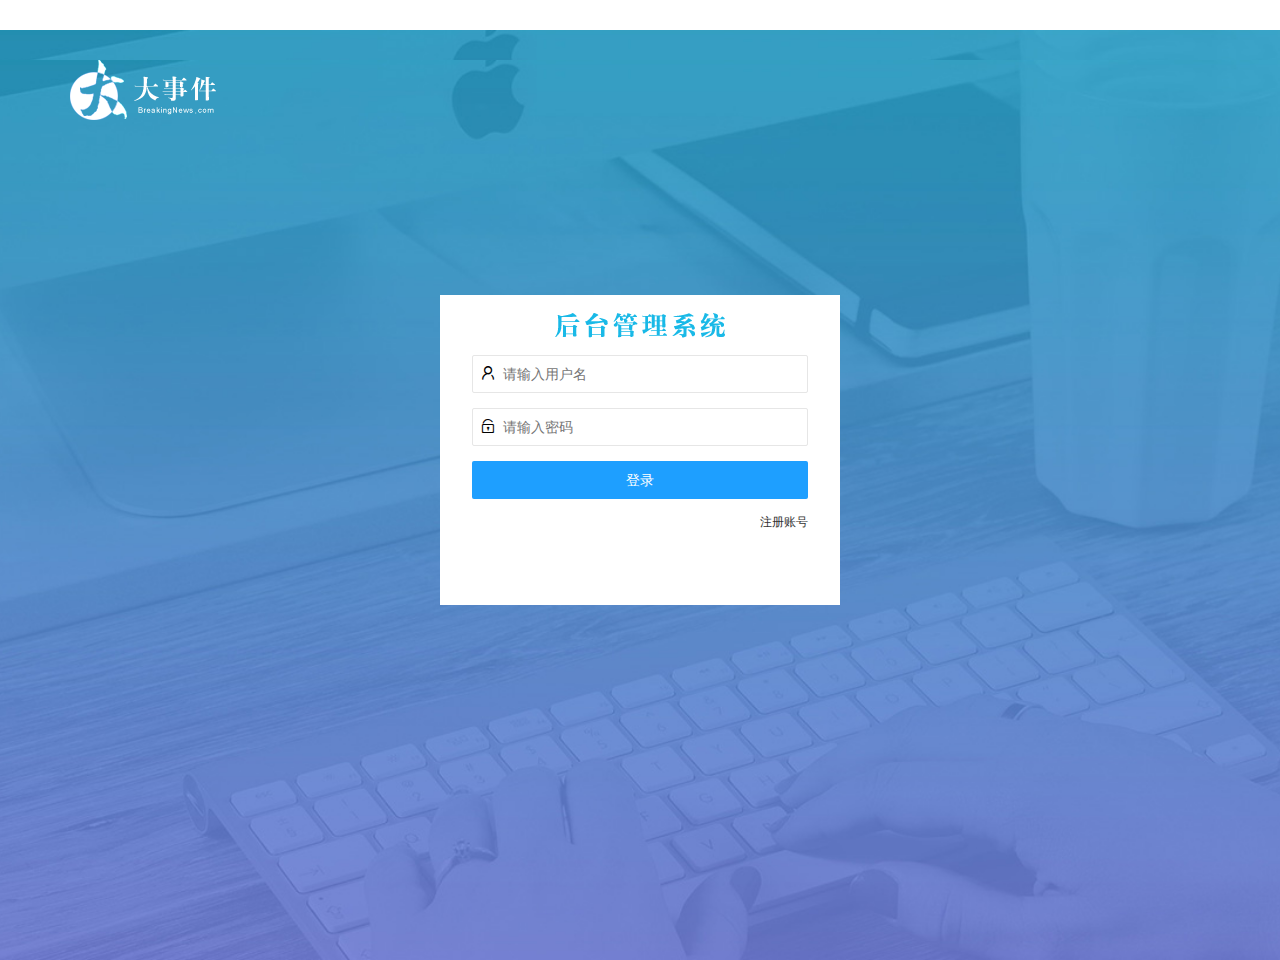
<file: login.html>
<!DOCTYPE html>
<html lang="en">

<head>
    <meta charset="UTF-8">
    <meta name="viewport" content="width=device-width, initial-scale=1.0">
    <title>Document</title>

    <link rel="stylesheet" href="assets/lib/layui/css/layui.css">
    <link rel="stylesheet" href="assets/css/login.css">
    <script src="./assets/lib/layui/layui.all.js"></script>
    <script src="./assets/lib/jquery.js"></script>
    <script src="./assets/js/webAPIs.js"></script>
    <script src="./assets/js/login.js"></script>

</head>

<body>
    <div class="login layui-main">
        <img src="./assets/images/logo.png" alt="">
    </div>
    <div class="loginAndRegBox">
        <div class="box-title "></div>
        <div class="loginBox">
            <form class="layui-form" id="form_login">
                <!-- 用户名 -->
                <div class="layui-form-item">
                    <i class="layui-icon layui-icon-username"></i>
                    <input type="text" name="username" required lay-verify="required" placeholder="请输入用户名"
                        autocomplete="off" class="layui-input" />
                </div>
                <!-- 密码 -->
                <div class="layui-form-item">
                    <i class="layui-icon layui-icon-password"></i>
                    <input type="password" name="password" required lay-verify="required|pwd" placeholder="请输入密码"
                        autocomplete="off" class="layui-input" />
                </div>
                <!-- 登录按钮 -->
                <div class="layui-form-item">
                    <!-- 注意：表单提交按钮和普通按钮的区别，就是 lay-submit 属性 -->
                    <button class="layui-btn layui-btn-fluid layui-btn-normal" lay-submit>登录</button>
                </div>
                <div class="layui-form-item links">
                    <a href="javascript:;" id="loginBox">注册账号</a>
                </div>
            </form>
        </div>
        <div class="regBox">
            <form class="layui-form" id="form_reg">
                <!-- 用户名 -->
                <div class="layui-form-item">
                    <i class="layui-icon layui-icon-username"></i>
                    <input type="text" name="username" required lay-verify="required" placeholder="请输入用户名"
                        autocomplete="off" class="layui-input" />
                </div>
                <!-- 密码 -->
                <div class="layui-form-item">
                    <i class="layui-icon layui-icon-password"></i>
                    <input type="password" name="password" required lay-verify="required|pwd" placeholder="请输入密码"
                        autocomplete="off" class="layui-input" />
                </div>
                <div class="layui-form-item">
                    <i class="layui-icon layui-icon-password"></i>
                    <input type="password" name="password" required lay-verify="required|pwd|repwd"
                        placeholder="请再次输入密码" autocomplete="off" class="layui-input" />
                </div>
                <!-- 登录按钮 -->
                <div class="layui-form-item">
                    <!-- 注意：表单提交按钮和普通按钮的区别，就是 lay-submit 属性 -->
                    <button class="layui-btn layui-btn-fluid layui-btn-normal" lay-submit>注册</button>
                </div>
                <div class="layui-form-item links">
                    <a href="javascript:;" id="regBox">已有账号，去登录</a>
                </div>
            </form>

        </div>
    </div>
</body>

</html>
</file>
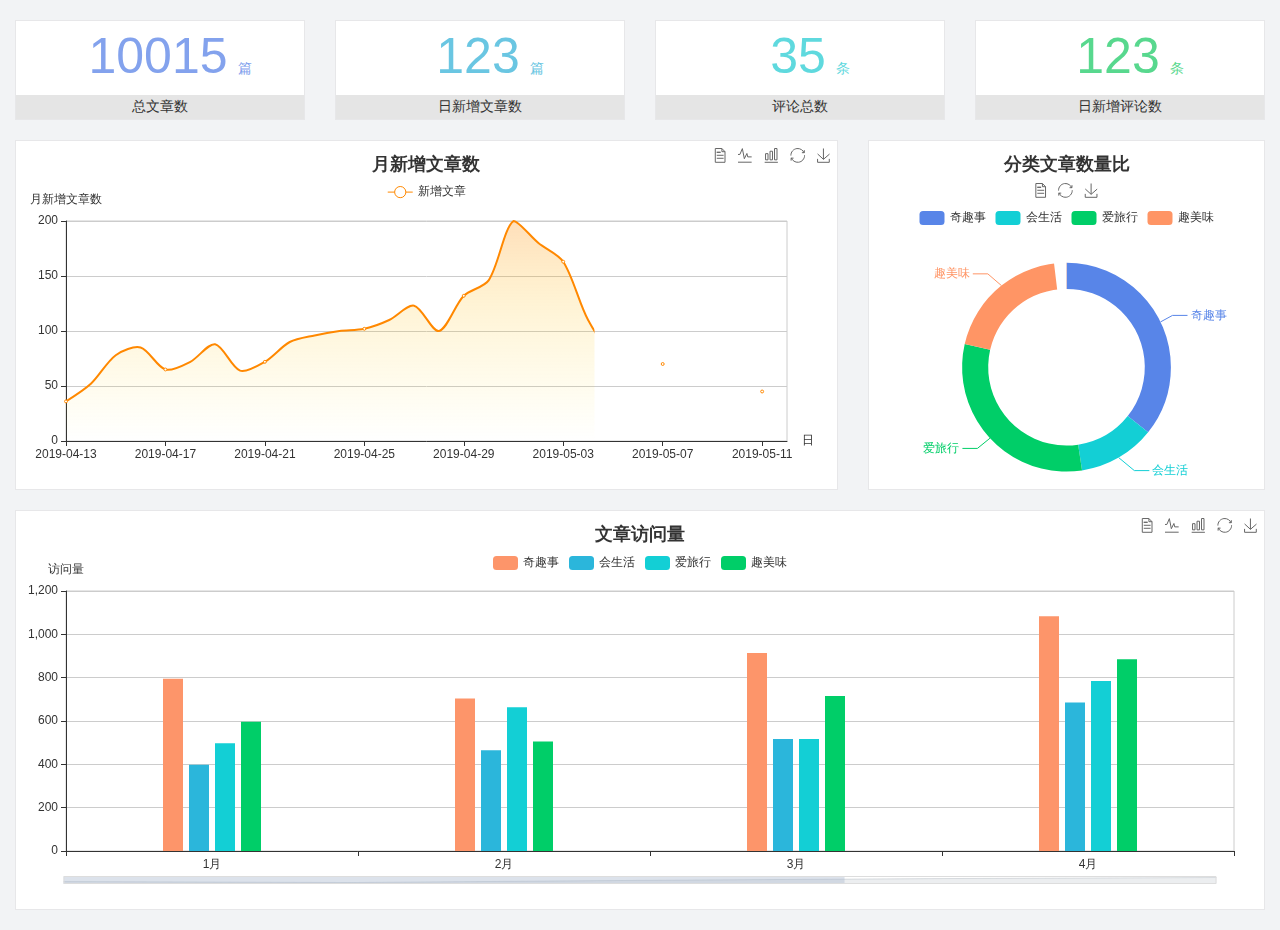
<file: home/dashboard.html>
<!DOCTYPE html>
<html lang="en">

<head>
  <meta charset="UTF-8">
  <meta name="viewport" content="width=device-width, initial-scale=1.0">
  <meta http-equiv="X-UA-Compatible" content="ie=edge">
  <title>图表统计</title>
  <link rel="stylesheet" href="../assets/lib/bootstrap.css" />
  <link rel="stylesheet" href="../assets/lib/main.css" />
  <script src="../assets/lib/jquery.js"></script>
  <script type="text/javascript" src="../assets/lib/echarts.min.js"></script>
</head>

<body>
  <div class="container-fluid">
    <div class="row spannel_list">
      <div class="col-sm-3 col-xs-6">
        <div class="spannel">
          <em>10015</em><span>篇</span>
          <b>总文章数</b>
        </div>
      </div>
      <div class="col-sm-3 col-xs-6">
        <div class="spannel scolor01">
          <em>123</em><span>篇</span>
          <b>日新增文章数</b>
        </div>
      </div>
      <div class="col-sm-3 col-xs-6">
        <div class="spannel scolor02">
          <em>35</em><span>条</span>
          <b>评论总数</b>
        </div>
      </div>
      <div class="col-sm-3 col-xs-6">
        <div class="spannel scolor03">
          <em>123</em><span>条</span>
          <b>日新增评论数</b>
        </div>
      </div>
    </div>
  </div>

  <div class="container-fluid">
    <div class="row curve-pie">
      <div class="col-lg-8 col-md-8">
        <div class="gragh_pannel" id="curve_show"></div>
      </div>
      <div class="col-lg-4 col-md-4">
        <div class="gragh_pannel" id="pie_show"></div>
      </div>
    </div>
  </div>

  <div class="container-fluid">
    <div class="column_pannel" id="column_show"></div>
  </div>

  <script>
    var oChart = echarts.init(document.getElementById('curve_show'));
    var aList_all = [{
        'count': 36,
        'date': '2019-04-13'
      },
      {
        'count': 52,
        'date': '2019-04-14'
      },
      {
        'count': 78,
        'date': '2019-04-15'
      },
      {
        'count': 85,
        'date': '2019-04-16'
      },
      {
        'count': 65,
        'date': '2019-04-17'
      },
      {
        'count': 72,
        'date': '2019-04-18'
      },
      {
        'count': 88,
        'date': '2019-04-19'
      },
      {
        'count': 64,
        'date': '2019-04-20'
      },
      {
        'count': 72,
        'date': '2019-04-21'
      },
      {
        'count': 90,
        'date': '2019-04-22'
      },
      {
        'count': 96,
        'date': '2019-04-23'
      },
      {
        'count': 100,
        'date': '2019-04-24'
      },
      {
        'count': 102,
        'date': '2019-04-25'
      },
      {
        'count': 110,
        'date': '2019-04-26'
      },
      {
        'count': 123,
        'date': '2019-04-27'
      },
      {
        'count': 100,
        'date': '2019-04-28'
      },
      {
        'count': 132,
        'date': '2019-04-29'
      },
      {
        'count': 146,
        'date': '2019-04-30'
      },
      {
        'count': 200,
        'date': '2019-05-01'
      },
      {
        'count': 180,
        'date': '2019-05-02'
      },
      {
        'count': 163,
        'date': '2019-05-03'
      },
      {
        'count': 110,
        'date': '2019-05-04'
      },
      {
        'count': 80,
        'date': '2019-05-05'
      },
      {
        'count': 82,
        'date': '2019-05-06'
      },
      {
        'count': 70,
        'date': '2019-05-07'
      },
      {
        'count': 65,
        'date': '2019-05-08'
      },
      {
        'count': 54,
        'date': '2019-05-09'
      },
      {
        'count': 40,
        'date': '2019-05-10'
      },
      {
        'count': 45,
        'date': '2019-05-11'
      },
      {
        'count': 38,
        'date': '2019-05-12'
      },
    ];

    let aCount = [];
    let aDate = [];

    for (var i = 0; i < aList_all.length; i++) {
      aCount.push(aList_all[i].count);
      aDate.push(aList_all[i].date);
    }

    var chartopt = {
      title: {
        text: '月新增文章数',
        left: 'center',
        top: '10'
      },
      tooltip: {
        trigger: 'axis'
      },
      legend: {
        data: ['新增文章'],
        top: '40'
      },
      toolbox: {
        show: true,
        feature: {
          mark: {
            show: true
          },
          dataView: {
            show: true,
            readOnly: false
          },
          magicType: {
            show: true,
            type: ['line', 'bar']
          },
          restore: {
            show: true
          },
          saveAsImage: {
            show: true
          }
        }
      },
      calculable: true,
      xAxis: [{
        name: '日',
        type: 'category',
        boundaryGap: false,
        data: aDate
      }],
      yAxis: [{
        name: '月新增文章数',
        type: 'value'
      }],
      series: [{
        name: '新增文章',
        type: 'line',
        smooth: true,
        itemStyle: {
          normal: {
            areaStyle: {
              type: 'default'
            },
            color: '#f80'
          },
          lineStyle: {
            color: '#f80'
          }
        },
        data: aCount
      }],
      areaStyle: {
        normal: {
          color: new echarts.graphic.LinearGradient(0, 0, 0, 1, [{
            offset: 0,
            color: 'rgba(255,136,0,0.39)'
          }, {
            offset: .34,
            color: 'rgba(255,180,0,0.25)'
          }, {
            offset: 1,
            color: 'rgba(255,222,0,0.00)'
          }])

        }
      },
      grid: {
        show: true,
        x: 50,
        x2: 50,
        y: 80,
        height: 220
      }
    };

    oChart.setOption(chartopt);


    var oPie = echarts.init(document.getElementById('pie_show'));
    var oPieopt = {
      title: {
        top: 10,
        text: '分类文章数量比',
        x: 'center'
      },
      tooltip: {
        trigger: 'item',
        formatter: "{a} <br/>{b} : {c} ({d}%)"
      },
      color: ['#5885e8', '#13cfd5', '#00ce68', '#ff9565'],
      legend: {
        x: 'center',
        top: 65,
        data: ['奇趣事', '会生活', '爱旅行', '趣美味']
      },
      toolbox: {
        show: true,
        x: 'center',
        top: 35,
        feature: {
          mark: {
            show: true
          },
          dataView: {
            show: true,
            readOnly: false
          },
          magicType: {
            show: true,
            type: ['pie', 'funnel'],
            option: {
              funnel: {
                x: '25%',
                width: '50%',
                funnelAlign: 'left',
                max: 1548
              }
            }
          },
          restore: {
            show: true
          },
          saveAsImage: {
            show: true
          }
        }
      },
      calculable: true,
      series: [{
        name: '访问来源',
        type: 'pie',
        radius: ['45%', '60%'],
        center: ['50%', '65%'],
        data: [{
            value: 300,
            name: '奇趣事'
          },
          {
            value: 100,
            name: '会生活'
          },
          {
            value: 260,
            name: '爱旅行'
          },
          {
            value: 180,
            name: '趣美味'
          }
        ]
      }]
    };
    oPie.setOption(oPieopt);



    var oColumn = this.echarts.init(document.getElementById('column_show'));
    var oColumnopt = {
      title: {
        text: '文章访问量',
        left: 'center',
        top: '10'
      },
      tooltip: {
        trigger: 'axis'
      },
      legend: {
        data: ['奇趣事', '会生活', '爱旅行', '趣美味'],
        top: '40'
      },
      toolbox: {
        show: true,
        feature: {
          mark: {
            show: true
          },
          dataView: {
            show: true,
            readOnly: false
          },
          magicType: {
            show: true,
            type: ['line', 'bar']
          },
          restore: {
            show: true
          },
          saveAsImage: {
            show: true
          }
        }
      },
      calculable: true,
      xAxis: [{
        type: 'category',
        data: ['1月', '2月', '3月', '4月', '5月']
      }],
      yAxis: [{
        name: '访问量',
        type: 'value'
      }],
      series: [{
          name: '奇趣事',
          type: 'bar',
          barWidth: 20,
          itemStyle: {
            normal: {
              areaStyle: {
                type: 'default'
              },
              color: '#fd956a'
            }
          },
          data: [800, 708, 920, 1090, 1200]
        },
        {
          name: '会生活',
          type: 'bar',
          barWidth: 20,
          itemStyle: {
            normal: {
              areaStyle: {
                type: 'default'
              },
              color: '#2bb6db'
            }
          },
          data: [400, 468, 520, 690, 800]
        },
        {
          name: '爱旅行',
          type: 'bar',
          barWidth: 20,
          itemStyle: {
            normal: {
              areaStyle: {
                type: 'default'
              },
              color: '#13cfd5'
            }
          },
          data: [500, 668, 520, 790, 900]
        },
        {
          name: '趣美味',
          type: 'bar',
          barWidth: 20,
          itemStyle: {
            normal: {
              areaStyle: {
                type: 'default'
              },
              color: '#00ce68'
            }
          },
          data: [600, 508, 720, 890, 1000]
        }
      ],
      grid: {
        show: true,
        x: 50,
        x2: 30,
        y: 80,
        height: 260
      },
      dataZoom: [ //给x轴设置滚动条
        {
          start: 0, //默认为0
          end: 100 - 1000 / 31, //默认为100
          type: 'slider',
          show: true,
          xAxisIndex: [0],
          handleSize: 0, //滑动条的 左右2个滑动条的大小
          height: 8, //组件高度
          left: 45, //左边的距离
          right: 50, //右边的距离
          bottom: 26, //右边的距离
          handleColor: '#ddd', //h滑动图标的颜色
          handleStyle: {
            borderColor: "#cacaca",
            borderWidth: "1",
            shadowBlur: 2,
            background: "#ddd",
            shadowColor: "#ddd",
          }
        }
      ]
    };
    oColumn.setOption(oColumnopt);
  </script>
</body>

</html>
</file>
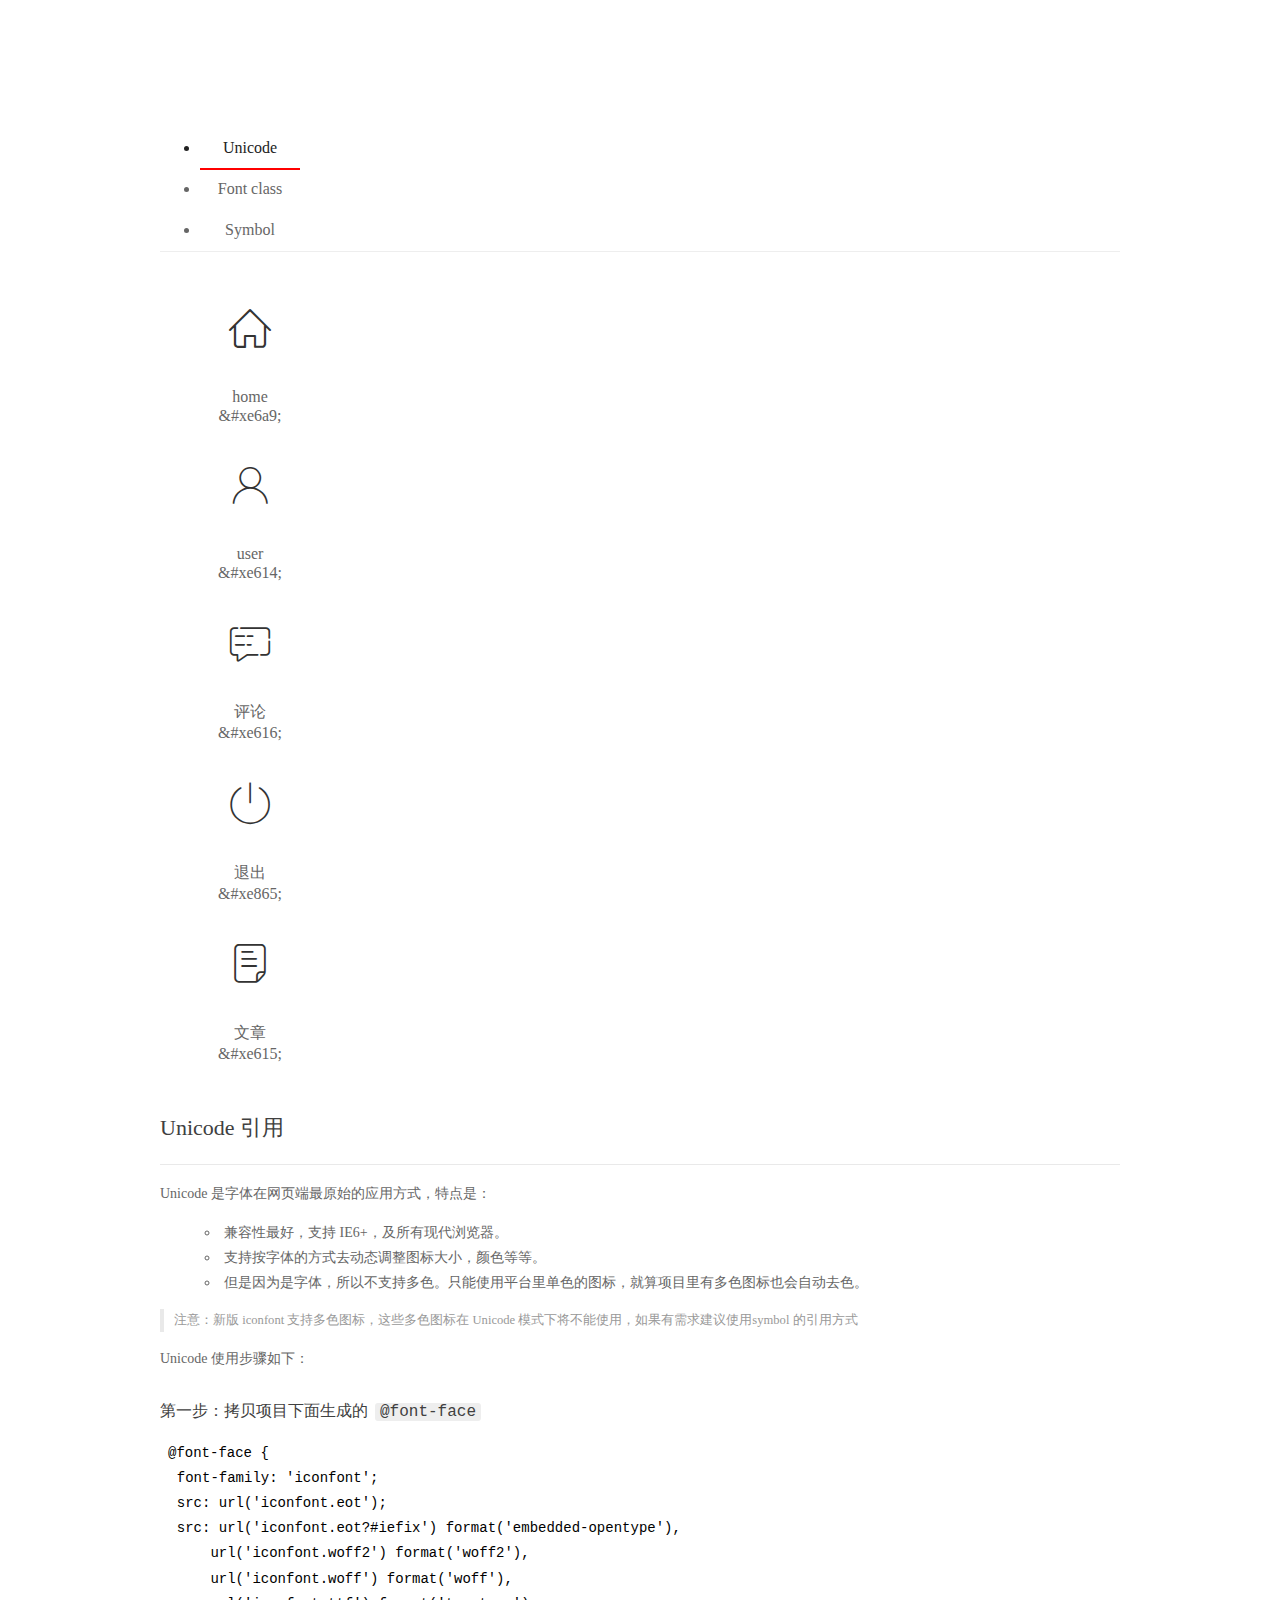
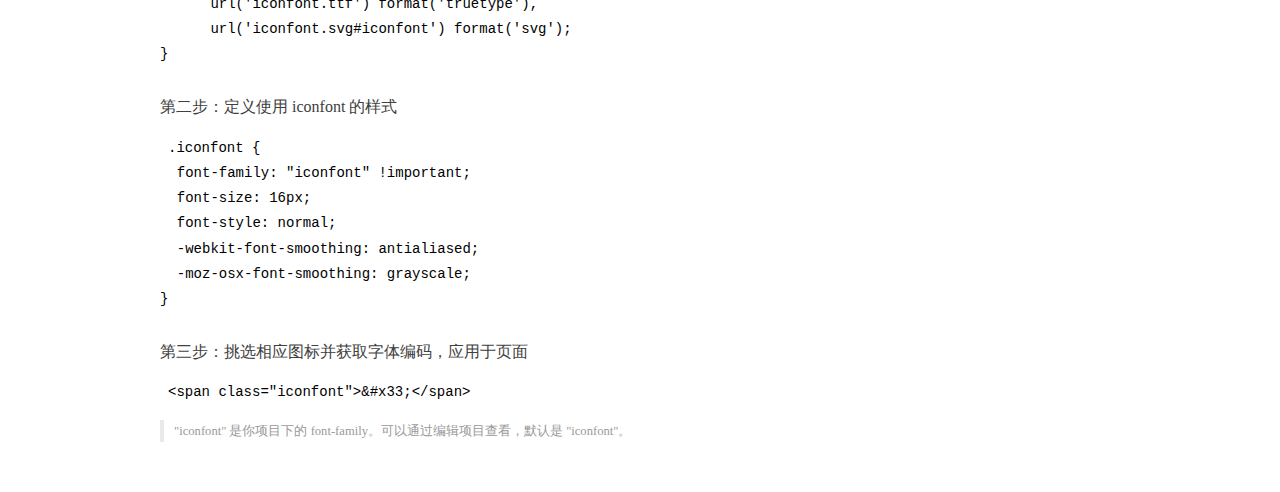
<file: assets/fonts/demo_index.html>
<!DOCTYPE html>
<html>
<head>
  <meta charset="utf-8"/>
  <title>IconFont Demo</title>
  <link rel="shortcut icon" href="https://gtms04.alicdn.com/tps/i4/TB1_oz6GVXXXXaFXpXXJDFnIXXX-64-64.ico" type="image/x-icon"/>
  <link rel="stylesheet" href="https://g.alicdn.com/thx/cube/1.3.2/cube.min.css">
  <link rel="stylesheet" href="demo.css">
  <link rel="stylesheet" href="iconfont.css">
  <script src="iconfont.js"></script>
  <!-- jQuery -->
  <script src="https://a1.alicdn.com/oss/uploads/2018/12/26/7bfddb60-08e8-11e9-9b04-53e73bb6408b.js"></script>
  <!-- 代码高亮 -->
  <script src="https://a1.alicdn.com/oss/uploads/2018/12/26/a3f714d0-08e6-11e9-8a15-ebf944d7534c.js"></script>
</head>
<body>
  <div class="main">
    <h1 class="logo"><a href="https://www.iconfont.cn/" title="iconfont 首页" target="_blank">&#xe86b;</a></h1>
    <div class="nav-tabs">
      <ul id="tabs" class="dib-box">
        <li class="dib active"><span>Unicode</span></li>
        <li class="dib"><span>Font class</span></li>
        <li class="dib"><span>Symbol</span></li>
      </ul>
      
    </div>
    <div class="tab-container">
      <div class="content unicode" style="display: block;">
          <ul class="icon_lists dib-box">
          
            <li class="dib">
              <span class="icon iconfont">&#xe6a9;</span>
                <div class="name">home</div>
                <div class="code-name">&amp;#xe6a9;</div>
              </li>
          
            <li class="dib">
              <span class="icon iconfont">&#xe614;</span>
                <div class="name">user</div>
                <div class="code-name">&amp;#xe614;</div>
              </li>
          
            <li class="dib">
              <span class="icon iconfont">&#xe616;</span>
                <div class="name">评论</div>
                <div class="code-name">&amp;#xe616;</div>
              </li>
          
            <li class="dib">
              <span class="icon iconfont">&#xe865;</span>
                <div class="name">退出</div>
                <div class="code-name">&amp;#xe865;</div>
              </li>
          
            <li class="dib">
              <span class="icon iconfont">&#xe615;</span>
                <div class="name">文章</div>
                <div class="code-name">&amp;#xe615;</div>
              </li>
          
          </ul>
          <div class="article markdown">
          <h2 id="unicode-">Unicode 引用</h2>
          <hr>

          <p>Unicode 是字体在网页端最原始的应用方式，特点是：</p>
          <ul>
            <li>兼容性最好，支持 IE6+，及所有现代浏览器。</li>
            <li>支持按字体的方式去动态调整图标大小，颜色等等。</li>
            <li>但是因为是字体，所以不支持多色。只能使用平台里单色的图标，就算项目里有多色图标也会自动去色。</li>
          </ul>
          <blockquote>
            <p>注意：新版 iconfont 支持多色图标，这些多色图标在 Unicode 模式下将不能使用，如果有需求建议使用symbol 的引用方式</p>
          </blockquote>
          <p>Unicode 使用步骤如下：</p>
          <h3 id="-font-face">第一步：拷贝项目下面生成的 <code>@font-face</code></h3>
<pre><code class="language-css"
>@font-face {
  font-family: 'iconfont';
  src: url('iconfont.eot');
  src: url('iconfont.eot?#iefix') format('embedded-opentype'),
      url('iconfont.woff2') format('woff2'),
      url('iconfont.woff') format('woff'),
      url('iconfont.ttf') format('truetype'),
      url('iconfont.svg#iconfont') format('svg');
}
</code></pre>
          <h3 id="-iconfont-">第二步：定义使用 iconfont 的样式</h3>
<pre><code class="language-css"
>.iconfont {
  font-family: "iconfont" !important;
  font-size: 16px;
  font-style: normal;
  -webkit-font-smoothing: antialiased;
  -moz-osx-font-smoothing: grayscale;
}
</code></pre>
          <h3 id="-">第三步：挑选相应图标并获取字体编码，应用于页面</h3>
<pre>
<code class="language-html"
>&lt;span class="iconfont"&gt;&amp;#x33;&lt;/span&gt;
</code></pre>
          <blockquote>
            <p>"iconfont" 是你项目下的 font-family。可以通过编辑项目查看，默认是 "iconfont"。</p>
          </blockquote>
          </div>
      </div>
      <div class="content font-class">
        <ul class="icon_lists dib-box">
          
          <li class="dib">
            <span class="icon iconfont icon-home"></span>
            <div class="name">
              home
            </div>
            <div class="code-name">.icon-home
            </div>
          </li>
          
          <li class="dib">
            <span class="icon iconfont icon-user"></span>
            <div class="name">
              user
            </div>
            <div class="code-name">.icon-user
            </div>
          </li>
          
          <li class="dib">
            <span class="icon iconfont icon-pinglun"></span>
            <div class="name">
              评论
            </div>
            <div class="code-name">.icon-pinglun
            </div>
          </li>
          
          <li class="dib">
            <span class="icon iconfont icon-tuichu"></span>
            <div class="name">
              退出
            </div>
            <div class="code-name">.icon-tuichu
            </div>
          </li>
          
          <li class="dib">
            <span class="icon iconfont icon-16"></span>
            <div class="name">
              文章
            </div>
            <div class="code-name">.icon-16
            </div>
          </li>
          
        </ul>
        <div class="article markdown">
        <h2 id="font-class-">font-class 引用</h2>
        <hr>

        <p>font-class 是 Unicode 使用方式的一种变种，主要是解决 Unicode 书写不直观，语意不明确的问题。</p>
        <p>与 Unicode 使用方式相比，具有如下特点：</p>
        <ul>
          <li>兼容性良好，支持 IE8+，及所有现代浏览器。</li>
          <li>相比于 Unicode 语意明确，书写更直观。可以很容易分辨这个 icon 是什么。</li>
          <li>因为使用 class 来定义图标，所以当要替换图标时，只需要修改 class 里面的 Unicode 引用。</li>
          <li>不过因为本质上还是使用的字体，所以多色图标还是不支持的。</li>
        </ul>
        <p>使用步骤如下：</p>
        <h3 id="-fontclass-">第一步：引入项目下面生成的 fontclass 代码：</h3>
<pre><code class="language-html">&lt;link rel="stylesheet" href="./iconfont.css"&gt;
</code></pre>
        <h3 id="-">第二步：挑选相应图标并获取类名，应用于页面：</h3>
<pre><code class="language-html">&lt;span class="iconfont icon-xxx"&gt;&lt;/span&gt;
</code></pre>
        <blockquote>
          <p>"
            iconfont" 是你项目下的 font-family。可以通过编辑项目查看，默认是 "iconfont"。</p>
        </blockquote>
      </div>
      </div>
      <div class="content symbol">
          <ul class="icon_lists dib-box">
          
            <li class="dib">
                <svg class="icon svg-icon" aria-hidden="true">
                  <use xlink:href="#icon-home"></use>
                </svg>
                <div class="name">home</div>
                <div class="code-name">#icon-home</div>
            </li>
          
            <li class="dib">
                <svg class="icon svg-icon" aria-hidden="true">
                  <use xlink:href="#icon-user"></use>
                </svg>
                <div class="name">user</div>
                <div class="code-name">#icon-user</div>
            </li>
          
            <li class="dib">
                <svg class="icon svg-icon" aria-hidden="true">
                  <use xlink:href="#icon-pinglun"></use>
                </svg>
                <div class="name">评论</div>
                <div class="code-name">#icon-pinglun</div>
            </li>
          
            <li class="dib">
                <svg class="icon svg-icon" aria-hidden="true">
                  <use xlink:href="#icon-tuichu"></use>
                </svg>
                <div class="name">退出</div>
                <div class="code-name">#icon-tuichu</div>
            </li>
          
            <li class="dib">
                <svg class="icon svg-icon" aria-hidden="true">
                  <use xlink:href="#icon-16"></use>
                </svg>
                <div class="name">文章</div>
                <div class="code-name">#icon-16</div>
            </li>
          
          </ul>
          <div class="article markdown">
          <h2 id="symbol-">Symbol 引用</h2>
          <hr>

          <p>这是一种全新的使用方式，应该说这才是未来的主流，也是平台目前推荐的用法。相关介绍可以参考这篇<a href="">文章</a>
            这种用法其实是做了一个 SVG 的集合，与另外两种相比具有如下特点：</p>
          <ul>
            <li>支持多色图标了，不再受单色限制。</li>
            <li>通过一些技巧，支持像字体那样，通过 <code>font-size</code>, <code>color</code> 来调整样式。</li>
            <li>兼容性较差，支持 IE9+，及现代浏览器。</li>
            <li>浏览器渲染 SVG 的性能一般，还不如 png。</li>
          </ul>
          <p>使用步骤如下：</p>
          <h3 id="-symbol-">第一步：引入项目下面生成的 symbol 代码：</h3>
<pre><code class="language-html">&lt;script src="./iconfont.js"&gt;&lt;/script&gt;
</code></pre>
          <h3 id="-css-">第二步：加入通用 CSS 代码（引入一次就行）：</h3>
<pre><code class="language-html">&lt;style&gt;
.icon {
  width: 1em;
  height: 1em;
  vertical-align: -0.15em;
  fill: currentColor;
  overflow: hidden;
}
&lt;/style&gt;
</code></pre>
          <h3 id="-">第三步：挑选相应图标并获取类名，应用于页面：</h3>
<pre><code class="language-html">&lt;svg class="icon" aria-hidden="true"&gt;
  &lt;use xlink:href="#icon-xxx"&gt;&lt;/use&gt;
&lt;/svg&gt;
</code></pre>
          </div>
      </div>

    </div>
  </div>
  <script>
  $(document).ready(function () {
      $('.tab-container .content:first').show()

      $('#tabs li').click(function (e) {
        var tabContent = $('.tab-container .content')
        var index = $(this).index()

        if ($(this).hasClass('active')) {
          return
        } else {
          $('#tabs li').removeClass('active')
          $(this).addClass('active')

          tabContent.hide().eq(index).fadeIn()
        }
      })
    })
  </script>
</body>
</html>
</file>
<file: assets/lib/layui/css/layui.css>
/** layui-v2.5.5 MIT License By https://www.layui.com */
 .layui-inline,img{display:inline-block;vertical-align:middle}h1,h2,h3,h4,h5,h6{font-weight:400}.layui-edge,.layui-header,.layui-inline,.layui-main{position:relative}.layui-body,.layui-edge,.layui-elip{overflow:hidden}.layui-btn,.layui-edge,.layui-inline,img{vertical-align:middle}.layui-btn,.layui-disabled,.layui-icon,.layui-unselect{-moz-user-select:none;-webkit-user-select:none;-ms-user-select:none}.layui-elip,.layui-form-checkbox span,.layui-form-pane .layui-form-label{text-overflow:ellipsis;white-space:nowrap}.layui-breadcrumb,.layui-tree-btnGroup{visibility:hidden}blockquote,body,button,dd,div,dl,dt,form,h1,h2,h3,h4,h5,h6,input,li,ol,p,pre,td,textarea,th,ul{margin:0;padding:0;-webkit-tap-highlight-color:rgba(0,0,0,0)}a:active,a:hover{outline:0}img{border:none}li{list-style:none}table{border-collapse:collapse;border-spacing:0}h4,h5,h6{font-size:100%}button,input,optgroup,option,select,textarea{font-family:inherit;font-size:inherit;font-style:inherit;font-weight:inherit;outline:0}pre{white-space:pre-wrap;white-space:-moz-pre-wrap;white-space:-pre-wrap;white-space:-o-pre-wrap;word-wrap:break-word}body{line-height:24px;font:14px Helvetica Neue,Helvetica,PingFang SC,Tahoma,Arial,sans-serif}hr{height:1px;margin:10px 0;border:0;clear:both}a{color:#333;text-decoration:none}a:hover{color:#777}a cite{font-style:normal;*cursor:pointer}.layui-border-box,.layui-border-box *{box-sizing:border-box}.layui-box,.layui-box *{box-sizing:content-box}.layui-clear{clear:both;*zoom:1}.layui-clear:after{content:'\20';clear:both;*zoom:1;display:block;height:0}.layui-inline{*display:inline;*zoom:1}.layui-edge{display:inline-block;width:0;height:0;border-width:6px;border-style:dashed;border-color:transparent}.layui-edge-top{top:-4px;border-bottom-color:#999;border-bottom-style:solid}.layui-edge-right{border-left-color:#999;border-left-style:solid}.layui-edge-bottom{top:2px;border-top-color:#999;border-top-style:solid}.layui-edge-left{border-right-color:#999;border-right-style:solid}.layui-disabled,.layui-disabled:hover{color:#d2d2d2!important;cursor:not-allowed!important}.layui-circle{border-radius:100%}.layui-show{display:block!important}.layui-hide{display:none!important}@font-face{font-family:layui-icon;src:url(../font/iconfont.eot?v=250);src:url(../font/iconfont.eot?v=250#iefix) format('embedded-opentype'),url(../font/iconfont.woff2?v=250) format('woff2'),url(../font/iconfont.woff?v=250) format('woff'),url(../font/iconfont.ttf?v=250) format('truetype'),url(../font/iconfont.svg?v=250#layui-icon) format('svg')}.layui-icon{font-family:layui-icon!important;font-size:16px;font-style:normal;-webkit-font-smoothing:antialiased;-moz-osx-font-smoothing:grayscale}.layui-icon-reply-fill:before{content:"\e611"}.layui-icon-set-fill:before{content:"\e614"}.layui-icon-menu-fill:before{content:"\e60f"}.layui-icon-search:before{content:"\e615"}.layui-icon-share:before{content:"\e641"}.layui-icon-set-sm:before{content:"\e620"}.layui-icon-engine:before{content:"\e628"}.layui-icon-close:before{content:"\1006"}.layui-icon-close-fill:before{content:"\1007"}.layui-icon-chart-screen:before{content:"\e629"}.layui-icon-star:before{content:"\e600"}.layui-icon-circle-dot:before{content:"\e617"}.layui-icon-chat:before{content:"\e606"}.layui-icon-release:before{content:"\e609"}.layui-icon-list:before{content:"\e60a"}.layui-icon-chart:before{content:"\e62c"}.layui-icon-ok-circle:before{content:"\1005"}.layui-icon-layim-theme:before{content:"\e61b"}.layui-icon-table:before{content:"\e62d"}.layui-icon-right:before{content:"\e602"}.layui-icon-left:before{content:"\e603"}.layui-icon-cart-simple:before{content:"\e698"}.layui-icon-face-cry:before{content:"\e69c"}.layui-icon-face-smile:before{content:"\e6af"}.layui-icon-survey:before{content:"\e6b2"}.layui-icon-tree:before{content:"\e62e"}.layui-icon-upload-circle:before{content:"\e62f"}.layui-icon-add-circle:before{content:"\e61f"}.layui-icon-download-circle:before{content:"\e601"}.layui-icon-templeate-1:before{content:"\e630"}.layui-icon-util:before{content:"\e631"}.layui-icon-face-surprised:before{content:"\e664"}.layui-icon-edit:before{content:"\e642"}.layui-icon-speaker:before{content:"\e645"}.layui-icon-down:before{content:"\e61a"}.layui-icon-file:before{content:"\e621"}.layui-icon-layouts:before{content:"\e632"}.layui-icon-rate-half:before{content:"\e6c9"}.layui-icon-add-circle-fine:before{content:"\e608"}.layui-icon-prev-circle:before{content:"\e633"}.layui-icon-read:before{content:"\e705"}.layui-icon-404:before{content:"\e61c"}.layui-icon-carousel:before{content:"\e634"}.layui-icon-help:before{content:"\e607"}.layui-icon-code-circle:before{content:"\e635"}.layui-icon-water:before{content:"\e636"}.layui-icon-username:before{content:"\e66f"}.layui-icon-find-fill:before{content:"\e670"}.layui-icon-about:before{content:"\e60b"}.layui-icon-location:before{content:"\e715"}.layui-icon-up:before{content:"\e619"}.layui-icon-pause:before{content:"\e651"}.layui-icon-date:before{content:"\e637"}.layui-icon-layim-uploadfile:before{content:"\e61d"}.layui-icon-delete:before{content:"\e640"}.layui-icon-play:before{content:"\e652"}.layui-icon-top:before{content:"\e604"}.layui-icon-friends:before{content:"\e612"}.layui-icon-refresh-3:before{content:"\e9aa"}.layui-icon-ok:before{content:"\e605"}.layui-icon-layer:before{content:"\e638"}.layui-icon-face-smile-fine:before{content:"\e60c"}.layui-icon-dollar:before{content:"\e659"}.layui-icon-group:before{content:"\e613"}.layui-icon-layim-download:before{content:"\e61e"}.layui-icon-picture-fine:before{content:"\e60d"}.layui-icon-link:before{content:"\e64c"}.layui-icon-diamond:before{content:"\e735"}.layui-icon-log:before{content:"\e60e"}.layui-icon-rate-solid:before{content:"\e67a"}.layui-icon-fonts-del:before{content:"\e64f"}.layui-icon-unlink:before{content:"\e64d"}.layui-icon-fonts-clear:before{content:"\e639"}.layui-icon-triangle-r:before{content:"\e623"}.layui-icon-circle:before{content:"\e63f"}.layui-icon-radio:before{content:"\e643"}.layui-icon-align-center:before{content:"\e647"}.layui-icon-align-right:before{content:"\e648"}.layui-icon-align-left:before{content:"\e649"}.layui-icon-loading-1:before{content:"\e63e"}.layui-icon-return:before{content:"\e65c"}.layui-icon-fonts-strong:before{content:"\e62b"}.layui-icon-upload:before{content:"\e67c"}.layui-icon-dialogue:before{content:"\e63a"}.layui-icon-video:before{content:"\e6ed"}.layui-icon-headset:before{content:"\e6fc"}.layui-icon-cellphone-fine:before{content:"\e63b"}.layui-icon-add-1:before{content:"\e654"}.layui-icon-face-smile-b:before{content:"\e650"}.layui-icon-fonts-html:before{content:"\e64b"}.layui-icon-form:before{content:"\e63c"}.layui-icon-cart:before{content:"\e657"}.layui-icon-camera-fill:before{content:"\e65d"}.layui-icon-tabs:before{content:"\e62a"}.layui-icon-fonts-code:before{content:"\e64e"}.layui-icon-fire:before{content:"\e756"}.layui-icon-set:before{content:"\e716"}.layui-icon-fonts-u:before{content:"\e646"}.layui-icon-triangle-d:before{content:"\e625"}.layui-icon-tips:before{content:"\e702"}.layui-icon-picture:before{content:"\e64a"}.layui-icon-more-vertical:before{content:"\e671"}.layui-icon-flag:before{content:"\e66c"}.layui-icon-loading:before{content:"\e63d"}.layui-icon-fonts-i:before{content:"\e644"}.layui-icon-refresh-1:before{content:"\e666"}.layui-icon-rmb:before{content:"\e65e"}.layui-icon-home:before{content:"\e68e"}.layui-icon-user:before{content:"\e770"}.layui-icon-notice:before{content:"\e667"}.layui-icon-login-weibo:before{content:"\e675"}.layui-icon-voice:before{content:"\e688"}.layui-icon-upload-drag:before{content:"\e681"}.layui-icon-login-qq:before{content:"\e676"}.layui-icon-snowflake:before{content:"\e6b1"}.layui-icon-file-b:before{content:"\e655"}.layui-icon-template:before{content:"\e663"}.layui-icon-auz:before{content:"\e672"}.layui-icon-console:before{content:"\e665"}.layui-icon-app:before{content:"\e653"}.layui-icon-prev:before{content:"\e65a"}.layui-icon-website:before{content:"\e7ae"}.layui-icon-next:before{content:"\e65b"}.layui-icon-component:before{content:"\e857"}.layui-icon-more:before{content:"\e65f"}.layui-icon-login-wechat:before{content:"\e677"}.layui-icon-shrink-right:before{content:"\e668"}.layui-icon-spread-left:before{content:"\e66b"}.layui-icon-camera:before{content:"\e660"}.layui-icon-note:before{content:"\e66e"}.layui-icon-refresh:before{content:"\e669"}.layui-icon-female:before{content:"\e661"}.layui-icon-male:before{content:"\e662"}.layui-icon-password:before{content:"\e673"}.layui-icon-senior:before{content:"\e674"}.layui-icon-theme:before{content:"\e66a"}.layui-icon-tread:before{content:"\e6c5"}.layui-icon-praise:before{content:"\e6c6"}.layui-icon-star-fill:before{content:"\e658"}.layui-icon-rate:before{content:"\e67b"}.layui-icon-template-1:before{content:"\e656"}.layui-icon-vercode:before{content:"\e679"}.layui-icon-cellphone:before{content:"\e678"}.layui-icon-screen-full:before{content:"\e622"}.layui-icon-screen-restore:before{content:"\e758"}.layui-icon-cols:before{content:"\e610"}.layui-icon-export:before{content:"\e67d"}.layui-icon-print:before{content:"\e66d"}.layui-icon-slider:before{content:"\e714"}.layui-icon-addition:before{content:"\e624"}.layui-icon-subtraction:before{content:"\e67e"}.layui-icon-service:before{content:"\e626"}.layui-icon-transfer:before{content:"\e691"}.layui-main{width:1140px;margin:0 auto}.layui-header{z-index:1000;height:60px}.layui-header a:hover{transition:all .5s;-webkit-transition:all .5s}.layui-side{position:fixed;left:0;top:0;bottom:0;z-index:999;width:200px;overflow-x:hidden}.layui-side-scroll{position:relative;width:220px;height:100%;overflow-x:hidden}.layui-body{position:absolute;left:200px;right:0;top:0;bottom:0;z-index:998;width:auto;overflow-y:auto;box-sizing:border-box}.layui-layout-body{overflow:hidden}.layui-layout-admin .layui-header{background-color:#23262E}.layui-layout-admin .layui-side{top:60px;width:200px;overflow-x:hidden}.layui-layout-admin .layui-body{position:fixed;top:60px;bottom:44px}.layui-layout-admin .layui-main{width:auto;margin:0 15px}.layui-layout-admin .layui-footer{position:fixed;left:200px;right:0;bottom:0;height:44px;line-height:44px;padding:0 15px;background-color:#eee}.layui-layout-admin .layui-logo{position:absolute;left:0;top:0;width:200px;height:100%;line-height:60px;text-align:center;color:#009688;font-size:16px}.layui-layout-admin .layui-header .layui-nav{background:0 0}.layui-layout-left{position:absolute!important;left:200px;top:0}.layui-layout-right{position:absolute!important;right:0;top:0}.layui-container{position:relative;margin:0 auto;padding:0 15px;box-sizing:border-box}.layui-fluid{position:relative;margin:0 auto;padding:0 15px}.layui-row:after,.layui-row:before{content:'';display:block;clear:both}.layui-col-lg1,.layui-col-lg10,.layui-col-lg11,.layui-col-lg12,.layui-col-lg2,.layui-col-lg3,.layui-col-lg4,.layui-col-lg5,.layui-col-lg6,.layui-col-lg7,.layui-col-lg8,.layui-col-lg9,.layui-col-md1,.layui-col-md10,.layui-col-md11,.layui-col-md12,.layui-col-md2,.layui-col-md3,.layui-col-md4,.layui-col-md5,.layui-col-md6,.layui-col-md7,.layui-col-md8,.layui-col-md9,.layui-col-sm1,.layui-col-sm10,.layui-col-sm11,.layui-col-sm12,.layui-col-sm2,.layui-col-sm3,.layui-col-sm4,.layui-col-sm5,.layui-col-sm6,.layui-col-sm7,.layui-col-sm8,.layui-col-sm9,.layui-col-xs1,.layui-col-xs10,.layui-col-xs11,.layui-col-xs12,.layui-col-xs2,.layui-col-xs3,.layui-col-xs4,.layui-col-xs5,.layui-col-xs6,.layui-col-xs7,.layui-col-xs8,.layui-col-xs9{position:relative;display:block;box-sizing:border-box}.layui-col-xs1,.layui-col-xs10,.layui-col-xs11,.layui-col-xs12,.layui-col-xs2,.layui-col-xs3,.layui-col-xs4,.layui-col-xs5,.layui-col-xs6,.layui-col-xs7,.layui-col-xs8,.layui-col-xs9{float:left}.layui-col-xs1{width:8.33333333%}.layui-col-xs2{width:16.66666667%}.layui-col-xs3{width:25%}.layui-col-xs4{width:33.33333333%}.layui-col-xs5{width:41.66666667%}.layui-col-xs6{width:50%}.layui-col-xs7{width:58.33333333%}.layui-col-xs8{width:66.66666667%}.layui-col-xs9{width:75%}.layui-col-xs10{width:83.33333333%}.layui-col-xs11{width:91.66666667%}.layui-col-xs12{width:100%}.layui-col-xs-offset1{margin-left:8.33333333%}.layui-col-xs-offset2{margin-left:16.66666667%}.layui-col-xs-offset3{margin-left:25%}.layui-col-xs-offset4{margin-left:33.33333333%}.layui-col-xs-offset5{margin-left:41.66666667%}.layui-col-xs-offset6{margin-left:50%}.layui-col-xs-offset7{margin-left:58.33333333%}.layui-col-xs-offset8{margin-left:66.66666667%}.layui-col-xs-offset9{margin-left:75%}.layui-col-xs-offset10{margin-left:83.33333333%}.layui-col-xs-offset11{margin-left:91.66666667%}.layui-col-xs-offset12{margin-left:100%}@media screen and (max-width:768px){.layui-hide-xs{display:none!important}.layui-show-xs-block{display:block!important}.layui-show-xs-inline{display:inline!important}.layui-show-xs-inline-block{display:inline-block!important}}@media screen and (min-width:768px){.layui-container{width:750px}.layui-hide-sm{display:none!important}.layui-show-sm-block{display:block!important}.layui-show-sm-inline{display:inline!important}.layui-show-sm-inline-block{display:inline-block!important}.layui-col-sm1,.layui-col-sm10,.layui-col-sm11,.layui-col-sm12,.layui-col-sm2,.layui-col-sm3,.layui-col-sm4,.layui-col-sm5,.layui-col-sm6,.layui-col-sm7,.layui-col-sm8,.layui-col-sm9{float:left}.layui-col-sm1{width:8.33333333%}.layui-col-sm2{width:16.66666667%}.layui-col-sm3{width:25%}.layui-col-sm4{width:33.33333333%}.layui-col-sm5{width:41.66666667%}.layui-col-sm6{width:50%}.layui-col-sm7{width:58.33333333%}.layui-col-sm8{width:66.66666667%}.layui-col-sm9{width:75%}.layui-col-sm10{width:83.33333333%}.layui-col-sm11{width:91.66666667%}.layui-col-sm12{width:100%}.layui-col-sm-offset1{margin-left:8.33333333%}.layui-col-sm-offset2{margin-left:16.66666667%}.layui-col-sm-offset3{margin-left:25%}.layui-col-sm-offset4{margin-left:33.33333333%}.layui-col-sm-offset5{margin-left:41.66666667%}.layui-col-sm-offset6{margin-left:50%}.layui-col-sm-offset7{margin-left:58.33333333%}.layui-col-sm-offset8{margin-left:66.66666667%}.layui-col-sm-offset9{margin-left:75%}.layui-col-sm-offset10{margin-left:83.33333333%}.layui-col-sm-offset11{margin-left:91.66666667%}.layui-col-sm-offset12{margin-left:100%}}@media screen and (min-width:992px){.layui-container{width:970px}.layui-hide-md{display:none!important}.layui-show-md-block{display:block!important}.layui-show-md-inline{display:inline!important}.layui-show-md-inline-block{display:inline-block!important}.layui-col-md1,.layui-col-md10,.layui-col-md11,.layui-col-md12,.layui-col-md2,.layui-col-md3,.layui-col-md4,.layui-col-md5,.layui-col-md6,.layui-col-md7,.layui-col-md8,.layui-col-md9{float:left}.layui-col-md1{width:8.33333333%}.layui-col-md2{width:16.66666667%}.layui-col-md3{width:25%}.layui-col-md4{width:33.33333333%}.layui-col-md5{width:41.66666667%}.layui-col-md6{width:50%}.layui-col-md7{width:58.33333333%}.layui-col-md8{width:66.66666667%}.layui-col-md9{width:75%}.layui-col-md10{width:83.33333333%}.layui-col-md11{width:91.66666667%}.layui-col-md12{width:100%}.layui-col-md-offset1{margin-left:8.33333333%}.layui-col-md-offset2{margin-left:16.66666667%}.layui-col-md-offset3{margin-left:25%}.layui-col-md-offset4{margin-left:33.33333333%}.layui-col-md-offset5{margin-left:41.66666667%}.layui-col-md-offset6{margin-left:50%}.layui-col-md-offset7{margin-left:58.33333333%}.layui-col-md-offset8{margin-left:66.66666667%}.layui-col-md-offset9{margin-left:75%}.layui-col-md-offset10{margin-left:83.33333333%}.layui-col-md-offset11{margin-left:91.66666667%}.layui-col-md-offset12{margin-left:100%}}@media screen and (min-width:1200px){.layui-container{width:1170px}.layui-hide-lg{display:none!important}.layui-show-lg-block{display:block!important}.layui-show-lg-inline{display:inline!important}.layui-show-lg-inline-block{display:inline-block!important}.layui-col-lg1,.layui-col-lg10,.layui-col-lg11,.layui-col-lg12,.layui-col-lg2,.layui-col-lg3,.layui-col-lg4,.layui-col-lg5,.layui-col-lg6,.layui-col-lg7,.layui-col-lg8,.layui-col-lg9{float:left}.layui-col-lg1{width:8.33333333%}.layui-col-lg2{width:16.66666667%}.layui-col-lg3{width:25%}.layui-col-lg4{width:33.33333333%}.layui-col-lg5{width:41.66666667%}.layui-col-lg6{width:50%}.layui-col-lg7{width:58.33333333%}.layui-col-lg8{width:66.66666667%}.layui-col-lg9{width:75%}.layui-col-lg10{width:83.33333333%}.layui-col-lg11{width:91.66666667%}.layui-col-lg12{width:100%}.layui-col-lg-offset1{margin-left:8.33333333%}.layui-col-lg-offset2{margin-left:16.66666667%}.layui-col-lg-offset3{margin-left:25%}.layui-col-lg-offset4{margin-left:33.33333333%}.layui-col-lg-offset5{margin-left:41.66666667%}.layui-col-lg-offset6{margin-left:50%}.layui-col-lg-offset7{margin-left:58.33333333%}.layui-col-lg-offset8{margin-left:66.66666667%}.layui-col-lg-offset9{margin-left:75%}.layui-col-lg-offset10{margin-left:83.33333333%}.layui-col-lg-offset11{margin-left:91.66666667%}.layui-col-lg-offset12{margin-left:100%}}.layui-col-space1{margin:-.5px}.layui-col-space1>*{padding:.5px}.layui-col-space3{margin:-1.5px}.layui-col-space3>*{padding:1.5px}.layui-col-space5{margin:-2.5px}.layui-col-space5>*{padding:2.5px}.layui-col-space8{margin:-3.5px}.layui-col-space8>*{padding:3.5px}.layui-col-space10{margin:-5px}.layui-col-space10>*{padding:5px}.layui-col-space12{margin:-6px}.layui-col-space12>*{padding:6px}.layui-col-space15{margin:-7.5px}.layui-col-space15>*{padding:7.5px}.layui-col-space18{margin:-9px}.layui-col-space18>*{padding:9px}.layui-col-space20{margin:-10px}.layui-col-space20>*{padding:10px}.layui-col-space22{margin:-11px}.layui-col-space22>*{padding:11px}.layui-col-space25{margin:-12.5px}.layui-col-space25>*{padding:12.5px}.layui-col-space30{margin:-15px}.layui-col-space30>*{padding:15px}.layui-btn,.layui-input,.layui-select,.layui-textarea,.layui-upload-button{outline:0;-webkit-appearance:none;transition:all .3s;-webkit-transition:all .3s;box-sizing:border-box}.layui-elem-quote{margin-bottom:10px;padding:15px;line-height:22px;border-left:5px solid #009688;border-radius:0 2px 2px 0;background-color:#f2f2f2}.layui-quote-nm{border-style:solid;border-width:1px 1px 1px 5px;background:0 0}.layui-elem-field{margin-bottom:10px;padding:0;border-width:1px;border-style:solid}.layui-elem-field legend{margin-left:20px;padding:0 10px;font-size:20px;font-weight:300}.layui-field-title{margin:10px 0 20px;border-width:1px 0 0}.layui-field-box{padding:10px 15px}.layui-field-title .layui-field-box{padding:10px 0}.layui-progress{position:relative;height:6px;border-radius:20px;background-color:#e2e2e2}.layui-progress-bar{position:absolute;left:0;top:0;width:0;max-width:100%;height:6px;border-radius:20px;text-align:right;background-color:#5FB878;transition:all .3s;-webkit-transition:all .3s}.layui-progress-big,.layui-progress-big .layui-progress-bar{height:18px;line-height:18px}.layui-progress-text{position:relative;top:-20px;line-height:18px;font-size:12px;color:#666}.layui-progress-big .layui-progress-text{position:static;padding:0 10px;color:#fff}.layui-collapse{border-width:1px;border-style:solid;border-radius:2px}.layui-colla-content,.layui-colla-item{border-top-width:1px;border-top-style:solid}.layui-colla-item:first-child{border-top:none}.layui-colla-title{position:relative;height:42px;line-height:42px;padding:0 15px 0 35px;color:#333;background-color:#f2f2f2;cursor:pointer;font-size:14px;overflow:hidden}.layui-colla-content{display:none;padding:10px 15px;line-height:22px;color:#666}.layui-colla-icon{position:absolute;left:15px;top:0;font-size:14px}.layui-card{margin-bottom:15px;border-radius:2px;background-color:#fff;box-shadow:0 1px 2px 0 rgba(0,0,0,.05)}.layui-card:last-child{margin-bottom:0}.layui-card-header{position:relative;height:42px;line-height:42px;padding:0 15px;border-bottom:1px solid #f6f6f6;color:#333;border-radius:2px 2px 0 0;font-size:14px}.layui-bg-black,.layui-bg-blue,.layui-bg-cyan,.layui-bg-green,.layui-bg-orange,.layui-bg-red{color:#fff!important}.layui-card-body{position:relative;padding:10px 15px;line-height:24px}.layui-card-body[pad15]{padding:15px}.layui-card-body[pad20]{padding:20px}.layui-card-body .layui-table{margin:5px 0}.layui-card .layui-tab{margin:0}.layui-panel-window{position:relative;padding:15px;border-radius:0;border-top:5px solid #E6E6E6;background-color:#fff}.layui-auxiliar-moving{position:fixed;left:0;right:0;top:0;bottom:0;width:100%;height:100%;background:0 0;z-index:9999999999}.layui-form-label,.layui-form-mid,.layui-form-select,.layui-input-block,.layui-input-inline,.layui-textarea{position:relative}.layui-bg-red{background-color:#FF5722!important}.layui-bg-orange{background-color:#FFB800!important}.layui-bg-green{background-color:#009688!important}.layui-bg-cyan{background-color:#2F4056!important}.layui-bg-blue{background-color:#1E9FFF!important}.layui-bg-black{background-color:#393D49!important}.layui-bg-gray{background-color:#eee!important;color:#666!important}.layui-badge-rim,.layui-colla-content,.layui-colla-item,.layui-collapse,.layui-elem-field,.layui-form-pane .layui-form-item[pane],.layui-form-pane .layui-form-label,.layui-input,.layui-layedit,.layui-layedit-tool,.layui-quote-nm,.layui-select,.layui-tab-bar,.layui-tab-card,.layui-tab-title,.layui-tab-title .layui-this:after,.layui-textarea{border-color:#e6e6e6}.layui-timeline-item:before,hr{background-color:#e6e6e6}.layui-text{line-height:22px;font-size:14px;color:#666}.layui-text h1,.layui-text h2,.layui-text h3{font-weight:500;color:#333}.layui-text h1{font-size:30px}.layui-text h2{font-size:24px}.layui-text h3{font-size:18px}.layui-text a:not(.layui-btn){color:#01AAED}.layui-text a:not(.layui-btn):hover{text-decoration:underline}.layui-text ul{padding:5px 0 5px 15px}.layui-text ul li{margin-top:5px;list-style-type:disc}.layui-text em,.layui-word-aux{color:#999!important;padding:0 5px!important}.layui-btn{display:inline-block;height:38px;line-height:38px;padding:0 18px;background-color:#009688;color:#fff;white-space:nowrap;text-align:center;font-size:14px;border:none;border-radius:2px;cursor:pointer}.layui-btn:hover{opacity:.8;filter:alpha(opacity=80);color:#fff}.layui-btn:active{opacity:1;filter:alpha(opacity=100)}.layui-btn+.layui-btn{margin-left:10px}.layui-btn-container{font-size:0}.layui-btn-container .layui-btn{margin-right:10px;margin-bottom:10px}.layui-btn-container .layui-btn+.layui-btn{margin-left:0}.layui-table .layui-btn-container .layui-btn{margin-bottom:9px}.layui-btn-radius{border-radius:100px}.layui-btn .layui-icon{margin-right:3px;font-size:18px;vertical-align:bottom;vertical-align:middle\9}.layui-btn-primary{border:1px solid #C9C9C9;background-color:#fff;color:#555}.layui-btn-primary:hover{border-color:#009688;color:#333}.layui-btn-normal{background-color:#1E9FFF}.layui-btn-warm{background-color:#FFB800}.layui-btn-danger{background-color:#FF5722}.layui-btn-checked{background-color:#5FB878}.layui-btn-disabled,.layui-btn-disabled:active,.layui-btn-disabled:hover{border:1px solid #e6e6e6;background-color:#FBFBFB;color:#C9C9C9;cursor:not-allowed;opacity:1}.layui-btn-lg{height:44px;line-height:44px;padding:0 25px;font-size:16px}.layui-btn-sm{height:30px;line-height:30px;padding:0 10px;font-size:12px}.layui-btn-sm i{font-size:16px!important}.layui-btn-xs{height:22px;line-height:22px;padding:0 5px;font-size:12px}.layui-btn-xs i{font-size:14px!important}.layui-btn-group{display:inline-block;vertical-align:middle;font-size:0}.layui-btn-group .layui-btn{margin-left:0!important;margin-right:0!important;border-left:1px solid rgba(255,255,255,.5);border-radius:0}.layui-btn-group .layui-btn-primary{border-left:none}.layui-btn-group .layui-btn-primary:hover{border-color:#C9C9C9;color:#009688}.layui-btn-group .layui-btn:first-child{border-left:none;border-radius:2px 0 0 2px}.layui-btn-group .layui-btn-primary:first-child{border-left:1px solid #c9c9c9}.layui-btn-group .layui-btn:last-child{border-radius:0 2px 2px 0}.layui-btn-group .layui-btn+.layui-btn{margin-left:0}.layui-btn-group+.layui-btn-group{margin-left:10px}.layui-btn-fluid{width:100%}.layui-input,.layui-select,.layui-textarea{height:38px;line-height:1.3;line-height:38px\9;border-width:1px;border-style:solid;background-color:#fff;border-radius:2px}.layui-input::-webkit-input-placeholder,.layui-select::-webkit-input-placeholder,.layui-textarea::-webkit-input-placeholder{line-height:1.3}.layui-input,.layui-textarea{display:block;width:100%;padding-left:10px}.layui-input:hover,.layui-textarea:hover{border-color:#D2D2D2!important}.layui-input:focus,.layui-textarea:focus{border-color:#C9C9C9!important}.layui-textarea{min-height:100px;height:auto;line-height:20px;padding:6px 10px;resize:vertical}.layui-select{padding:0 10px}.layui-form input[type=checkbox],.layui-form input[type=radio],.layui-form select{display:none}.layui-form [lay-ignore]{display:initial}.layui-form-item{margin-bottom:15px;clear:both;*zoom:1}.layui-form-item:after{content:'\20';clear:both;*zoom:1;display:block;height:0}.layui-form-label{float:left;display:block;padding:9px 15px;width:80px;font-weight:400;line-height:20px;text-align:right}.layui-form-label-col{display:block;float:none;padding:9px 0;line-height:20px;text-align:left}.layui-form-item .layui-inline{margin-bottom:5px;margin-right:10px}.layui-input-block{margin-left:110px;min-height:36px}.layui-input-inline{display:inline-block;vertical-align:middle}.layui-form-item .layui-input-inline{float:left;width:190px;margin-right:10px}.layui-form-text .layui-input-inline{width:auto}.layui-form-mid{float:left;display:block;padding:9px 0!important;line-height:20px;margin-right:10px}.layui-form-danger+.layui-form-select .layui-input,.layui-form-danger:focus{border-color:#FF5722!important}.layui-form-select .layui-input{padding-right:30px;cursor:pointer}.layui-form-select .layui-edge{position:absolute;right:10px;top:50%;margin-top:-3px;cursor:pointer;border-width:6px;border-top-color:#c2c2c2;border-top-style:solid;transition:all .3s;-webkit-transition:all .3s}.layui-form-select dl{display:none;position:absolute;left:0;top:42px;padding:5px 0;z-index:899;min-width:100%;border:1px solid #d2d2d2;max-height:300px;overflow-y:auto;background-color:#fff;border-radius:2px;box-shadow:0 2px 4px rgba(0,0,0,.12);box-sizing:border-box}.layui-form-select dl dd,.layui-form-select dl dt{padding:0 10px;line-height:36px;white-space:nowrap;overflow:hidden;text-overflow:ellipsis}.layui-form-select dl dt{font-size:12px;color:#999}.layui-form-select dl dd{cursor:pointer}.layui-form-select dl dd:hover{background-color:#f2f2f2;-webkit-transition:.5s all;transition:.5s all}.layui-form-select .layui-select-group dd{padding-left:20px}.layui-form-select dl dd.layui-select-tips{padding-left:10px!important;color:#999}.layui-form-select dl dd.layui-this{background-color:#5FB878;color:#fff}.layui-form-checkbox,.layui-form-select dl dd.layui-disabled{background-color:#fff}.layui-form-selected dl{display:block}.layui-form-checkbox,.layui-form-checkbox *,.layui-form-switch{display:inline-block;vertical-align:middle}.layui-form-selected .layui-edge{margin-top:-9px;-webkit-transform:rotate(180deg);transform:rotate(180deg);margin-top:-3px\9}:root .layui-form-selected .layui-edge{margin-top:-9px\0/IE9}.layui-form-selectup dl{top:auto;bottom:42px}.layui-select-none{margin:5px 0;text-align:center;color:#999}.layui-select-disabled .layui-disabled{border-color:#eee!important}.layui-select-disabled .layui-edge{border-top-color:#d2d2d2}.layui-form-checkbox{position:relative;height:30px;line-height:30px;margin-right:10px;padding-right:30px;cursor:pointer;font-size:0;-webkit-transition:.1s linear;transition:.1s linear;box-sizing:border-box}.layui-form-checkbox span{padding:0 10px;height:100%;font-size:14px;border-radius:2px 0 0 2px;background-color:#d2d2d2;color:#fff;overflow:hidden}.layui-form-checkbox:hover span{background-color:#c2c2c2}.layui-form-checkbox i{position:absolute;right:0;top:0;width:30px;height:28px;border:1px solid #d2d2d2;border-left:none;border-radius:0 2px 2px 0;color:#fff;font-size:20px;text-align:center}.layui-form-checkbox:hover i{border-color:#c2c2c2;color:#c2c2c2}.layui-form-checked,.layui-form-checked:hover{border-color:#5FB878}.layui-form-checked span,.layui-form-checked:hover span{background-color:#5FB878}.layui-form-checked i,.layui-form-checked:hover i{color:#5FB878}.layui-form-item .layui-form-checkbox{margin-top:4px}.layui-form-checkbox[lay-skin=primary]{height:auto!important;line-height:normal!important;min-width:18px;min-height:18px;border:none!important;margin-right:0;padding-left:28px;padding-right:0;background:0 0}.layui-form-checkbox[lay-skin=primary] span{padding-left:0;padding-right:15px;line-height:18px;background:0 0;color:#666}.layui-form-checkbox[lay-skin=primary] i{right:auto;left:0;width:16px;height:16px;line-height:16px;border:1px solid #d2d2d2;font-size:12px;border-radius:2px;background-color:#fff;-webkit-transition:.1s linear;transition:.1s linear}.layui-form-checkbox[lay-skin=primary]:hover i{border-color:#5FB878;color:#fff}.layui-form-checked[lay-skin=primary] i{border-color:#5FB878!important;background-color:#5FB878;color:#fff}.layui-checkbox-disbaled[lay-skin=primary] span{background:0 0!important;color:#c2c2c2}.layui-checkbox-disbaled[lay-skin=primary]:hover i{border-color:#d2d2d2}.layui-form-item .layui-form-checkbox[lay-skin=primary]{margin-top:10px}.layui-form-switch{position:relative;height:22px;line-height:22px;min-width:35px;padding:0 5px;margin-top:8px;border:1px solid #d2d2d2;border-radius:20px;cursor:pointer;background-color:#fff;-webkit-transition:.1s linear;transition:.1s linear}.layui-form-switch i{position:absolute;left:5px;top:3px;width:16px;height:16px;border-radius:20px;background-color:#d2d2d2;-webkit-transition:.1s linear;transition:.1s linear}.layui-form-switch em{position:relative;top:0;width:25px;margin-left:21px;padding:0!important;text-align:center!important;color:#999!important;font-style:normal!important;font-size:12px}.layui-form-onswitch{border-color:#5FB878;background-color:#5FB878}.layui-checkbox-disbaled,.layui-checkbox-disbaled i{border-color:#e2e2e2!important}.layui-form-onswitch i{left:100%;margin-left:-21px;background-color:#fff}.layui-form-onswitch em{margin-left:5px;margin-right:21px;color:#fff!important}.layui-checkbox-disbaled span{background-color:#e2e2e2!important}.layui-checkbox-disbaled:hover i{color:#fff!important}[lay-radio]{display:none}.layui-form-radio,.layui-form-radio *{display:inline-block;vertical-align:middle}.layui-form-radio{line-height:28px;margin:6px 10px 0 0;padding-right:10px;cursor:pointer;font-size:0}.layui-form-radio *{font-size:14px}.layui-form-radio>i{margin-right:8px;font-size:22px;color:#c2c2c2}.layui-form-radio>i:hover,.layui-form-radioed>i{color:#5FB878}.layui-radio-disbaled>i{color:#e2e2e2!important}.layui-form-pane .layui-form-label{width:110px;padding:8px 15px;height:38px;line-height:20px;border-width:1px;border-style:solid;border-radius:2px 0 0 2px;text-align:center;background-color:#FBFBFB;overflow:hidden;box-sizing:border-box}.layui-form-pane .layui-input-inline{margin-left:-1px}.layui-form-pane .layui-input-block{margin-left:110px;left:-1px}.layui-form-pane .layui-input{border-radius:0 2px 2px 0}.layui-form-pane .layui-form-text .layui-form-label{float:none;width:100%;border-radius:2px;box-sizing:border-box;text-align:left}.layui-form-pane .layui-form-text .layui-input-inline{display:block;margin:0;top:-1px;clear:both}.layui-form-pane .layui-form-text .layui-input-block{margin:0;left:0;top:-1px}.layui-form-pane .layui-form-text .layui-textarea{min-height:100px;border-radius:0 0 2px 2px}.layui-form-pane .layui-form-checkbox{margin:4px 0 4px 10px}.layui-form-pane .layui-form-radio,.layui-form-pane .layui-form-switch{margin-top:6px;margin-left:10px}.layui-form-pane .layui-form-item[pane]{position:relative;border-width:1px;border-style:solid}.layui-form-pane .layui-form-item[pane] .layui-form-label{position:absolute;left:0;top:0;height:100%;border-width:0 1px 0 0}.layui-form-pane .layui-form-item[pane] .layui-input-inline{margin-left:110px}@media screen and (max-width:450px){.layui-form-item .layui-form-label{text-overflow:ellipsis;overflow:hidden;white-space:nowrap}.layui-form-item .layui-inline{display:block;margin-right:0;margin-bottom:20px;clear:both}.layui-form-item .layui-inline:after{content:'\20';clear:both;display:block;height:0}.layui-form-item .layui-input-inline{display:block;float:none;left:-3px;width:auto;margin:0 0 10px 112px}.layui-form-item .layui-input-inline+.layui-form-mid{margin-left:110px;top:-5px;padding:0}.layui-form-item .layui-form-checkbox{margin-right:5px;margin-bottom:5px}}.layui-layedit{border-width:1px;border-style:solid;border-radius:2px}.layui-layedit-tool{padding:3px 5px;border-bottom-width:1px;border-bottom-style:solid;font-size:0}.layedit-tool-fixed{position:fixed;top:0;border-top:1px solid #e2e2e2}.layui-layedit-tool .layedit-tool-mid,.layui-layedit-tool .layui-icon{display:inline-block;vertical-align:middle;text-align:center;font-size:14px}.layui-layedit-tool .layui-icon{position:relative;width:32px;height:30px;line-height:30px;margin:3px 5px;color:#777;cursor:pointer;border-radius:2px}.layui-layedit-tool .layui-icon:hover{color:#393D49}.layui-layedit-tool .layui-icon:active{color:#000}.layui-layedit-tool .layedit-tool-active{background-color:#e2e2e2;color:#000}.layui-layedit-tool .layui-disabled,.layui-layedit-tool .layui-disabled:hover{color:#d2d2d2;cursor:not-allowed}.layui-layedit-tool .layedit-tool-mid{width:1px;height:18px;margin:0 10px;background-color:#d2d2d2}.layedit-tool-html{width:50px!important;font-size:30px!important}.layedit-tool-b,.layedit-tool-code,.layedit-tool-help{font-size:16px!important}.layedit-tool-d,.layedit-tool-face,.layedit-tool-image,.layedit-tool-unlink{font-size:18px!important}.layedit-tool-image input{position:absolute;font-size:0;left:0;top:0;width:100%;height:100%;opacity:.01;filter:Alpha(opacity=1);cursor:pointer}.layui-layedit-iframe iframe{display:block;width:100%}#LAY_layedit_code{overflow:hidden}.layui-laypage{display:inline-block;*display:inline;*zoom:1;vertical-align:middle;margin:10px 0;font-size:0}.layui-laypage>a:first-child,.layui-laypage>a:first-child em{border-radius:2px 0 0 2px}.layui-laypage>a:last-child,.layui-laypage>a:last-child em{border-radius:0 2px 2px 0}.layui-laypage>:first-child{margin-left:0!important}.layui-laypage>:last-child{margin-right:0!important}.layui-laypage a,.layui-laypage button,.layui-laypage input,.layui-laypage select,.layui-laypage span{border:1px solid #e2e2e2}.layui-laypage a,.layui-laypage span{display:inline-block;*display:inline;*zoom:1;vertical-align:middle;padding:0 15px;height:28px;line-height:28px;margin:0 -1px 5px 0;background-color:#fff;color:#333;font-size:12px}.layui-flow-more a *,.layui-laypage input,.layui-table-view select[lay-ignore]{display:inline-block}.layui-laypage a:hover{color:#009688}.layui-laypage em{font-style:normal}.layui-laypage .layui-laypage-spr{color:#999;font-weight:700}.layui-laypage a{text-decoration:none}.layui-laypage .layui-laypage-curr{position:relative}.layui-laypage .layui-laypage-curr em{position:relative;color:#fff}.layui-laypage .layui-laypage-curr .layui-laypage-em{position:absolute;left:-1px;top:-1px;padding:1px;width:100%;height:100%;background-color:#009688}.layui-laypage-em{border-radius:2px}.layui-laypage-next em,.layui-laypage-prev em{font-family:Sim sun;font-size:16px}.layui-laypage .layui-laypage-count,.layui-laypage .layui-laypage-limits,.layui-laypage .layui-laypage-refresh,.layui-laypage .layui-laypage-skip{margin-left:10px;margin-right:10px;padding:0;border:none}.layui-laypage .layui-laypage-limits,.layui-laypage .layui-laypage-refresh{vertical-align:top}.layui-laypage .layui-laypage-refresh i{font-size:18px;cursor:pointer}.layui-laypage select{height:22px;padding:3px;border-radius:2px;cursor:pointer}.layui-laypage .layui-laypage-skip{height:30px;line-height:30px;color:#999}.layui-laypage button,.layui-laypage input{height:30px;line-height:30px;border-radius:2px;vertical-align:top;background-color:#fff;box-sizing:border-box}.layui-laypage input{width:40px;margin:0 10px;padding:0 3px;text-align:center}.layui-laypage input:focus,.layui-laypage select:focus{border-color:#009688!important}.layui-laypage button{margin-left:10px;padding:0 10px;cursor:pointer}.layui-table,.layui-table-view{margin:10px 0}.layui-flow-more{margin:10px 0;text-align:center;color:#999;font-size:14px}.layui-flow-more a{height:32px;line-height:32px}.layui-flow-more a *{vertical-align:top}.layui-flow-more a cite{padding:0 20px;border-radius:3px;background-color:#eee;color:#333;font-style:normal}.layui-flow-more a cite:hover{opacity:.8}.layui-flow-more a i{font-size:30px;color:#737383}.layui-table{width:100%;background-color:#fff;color:#666}.layui-table tr{transition:all .3s;-webkit-transition:all .3s}.layui-table th{text-align:left;font-weight:400}.layui-table tbody tr:hover,.layui-table thead tr,.layui-table-click,.layui-table-header,.layui-table-hover,.layui-table-mend,.layui-table-patch,.layui-table-tool,.layui-table-total,.layui-table-total tr,.layui-table[lay-even] tr:nth-child(even){background-color:#f2f2f2}.layui-table td,.layui-table th,.layui-table-col-set,.layui-table-fixed-r,.layui-table-grid-down,.layui-table-header,.layui-table-page,.layui-table-tips-main,.layui-table-tool,.layui-table-total,.layui-table-view,.layui-table[lay-skin=line],.layui-table[lay-skin=row]{border-width:1px;border-style:solid;border-color:#e6e6e6}.layui-table td,.layui-table th{position:relative;padding:9px 15px;min-height:20px;line-height:20px;font-size:14px}.layui-table[lay-skin=line] td,.layui-table[lay-skin=line] th{border-width:0 0 1px}.layui-table[lay-skin=row] td,.layui-table[lay-skin=row] th{border-width:0 1px 0 0}.layui-table[lay-skin=nob] td,.layui-table[lay-skin=nob] th{border:none}.layui-table img{max-width:100px}.layui-table[lay-size=lg] td,.layui-table[lay-size=lg] th{padding:15px 30px}.layui-table-view .layui-table[lay-size=lg] .layui-table-cell{height:40px;line-height:40px}.layui-table[lay-size=sm] td,.layui-table[lay-size=sm] th{font-size:12px;padding:5px 10px}.layui-table-view .layui-table[lay-size=sm] .layui-table-cell{height:20px;line-height:20px}.layui-table[lay-data]{display:none}.layui-table-box{position:relative;overflow:hidden}.layui-table-view .layui-table{position:relative;width:auto;margin:0}.layui-table-view .layui-table[lay-skin=line]{border-width:0 1px 0 0}.layui-table-view .layui-table[lay-skin=row]{border-width:0 0 1px}.layui-table-view .layui-table td,.layui-table-view .layui-table th{padding:5px 0;border-top:none;border-left:none}.layui-table-view .layui-table th.layui-unselect .layui-table-cell span{cursor:pointer}.layui-table-view .layui-table td{cursor:default}.layui-table-view .layui-table td[data-edit=text]{cursor:text}.layui-table-view .layui-form-checkbox[lay-skin=primary] i{width:18px;height:18px}.layui-table-view .layui-form-radio{line-height:0;padding:0}.layui-table-view .layui-form-radio>i{margin:0;font-size:20px}.layui-table-init{position:absolute;left:0;top:0;width:100%;height:100%;text-align:center;z-index:110}.layui-table-init .layui-icon{position:absolute;left:50%;top:50%;margin:-15px 0 0 -15px;font-size:30px;color:#c2c2c2}.layui-table-header{border-width:0 0 1px;overflow:hidden}.layui-table-header .layui-table{margin-bottom:-1px}.layui-table-tool .layui-inline[lay-event]{position:relative;width:26px;height:26px;padding:5px;line-height:16px;margin-right:10px;text-align:center;color:#333;border:1px solid #ccc;cursor:pointer;-webkit-transition:.5s all;transition:.5s all}.layui-table-tool .layui-inline[lay-event]:hover{border:1px solid #999}.layui-table-tool-temp{padding-right:120px}.layui-table-tool-self{position:absolute;right:17px;top:10px}.layui-table-tool .layui-table-tool-self .layui-inline[lay-event]{margin:0 0 0 10px}.layui-table-tool-panel{position:absolute;top:29px;left:-1px;padding:5px 0;min-width:150px;min-height:40px;border:1px solid #d2d2d2;text-align:left;overflow-y:auto;background-color:#fff;box-shadow:0 2px 4px rgba(0,0,0,.12)}.layui-table-cell,.layui-table-tool-panel li{overflow:hidden;text-overflow:ellipsis;white-space:nowrap}.layui-table-tool-panel li{padding:0 10px;line-height:30px;-webkit-transition:.5s all;transition:.5s all}.layui-table-tool-panel li .layui-form-checkbox[lay-skin=primary]{width:100%;padding-left:28px}.layui-table-tool-panel li:hover{background-color:#f2f2f2}.layui-table-tool-panel li .layui-form-checkbox[lay-skin=primary] i{position:absolute;left:0;top:0}.layui-table-tool-panel li .layui-form-checkbox[lay-skin=primary] span{padding:0}.layui-table-tool .layui-table-tool-self .layui-table-tool-panel{left:auto;right:-1px}.layui-table-col-set{position:absolute;right:0;top:0;width:20px;height:100%;border-width:0 0 0 1px;background-color:#fff}.layui-table-sort{width:10px;height:20px;margin-left:5px;cursor:pointer!important}.layui-table-sort .layui-edge{position:absolute;left:5px;border-width:5px}.layui-table-sort .layui-table-sort-asc{top:3px;border-top:none;border-bottom-style:solid;border-bottom-color:#b2b2b2}.layui-table-sort .layui-table-sort-asc:hover{border-bottom-color:#666}.layui-table-sort .layui-table-sort-desc{bottom:5px;border-bottom:none;border-top-style:solid;border-top-color:#b2b2b2}.layui-table-sort .layui-table-sort-desc:hover{border-top-color:#666}.layui-table-sort[lay-sort=asc] .layui-table-sort-asc{border-bottom-color:#000}.layui-table-sort[lay-sort=desc] .layui-table-sort-desc{border-top-color:#000}.layui-table-cell{height:28px;line-height:28px;padding:0 15px;position:relative;box-sizing:border-box}.layui-table-cell .layui-form-checkbox[lay-skin=primary]{top:-1px;padding:0}.layui-table-cell .layui-table-link{color:#01AAED}.laytable-cell-checkbox,.laytable-cell-numbers,.laytable-cell-radio,.laytable-cell-space{padding:0;text-align:center}.layui-table-body{position:relative;overflow:auto;margin-right:-1px;margin-bottom:-1px}.layui-table-body .layui-none{line-height:26px;padding:15px;text-align:center;color:#999}.layui-table-fixed{position:absolute;left:0;top:0;z-index:101}.layui-table-fixed .layui-table-body{overflow:hidden}.layui-table-fixed-l{box-shadow:0 -1px 8px rgba(0,0,0,.08)}.layui-table-fixed-r{left:auto;right:-1px;border-width:0 0 0 1px;box-shadow:-1px 0 8px rgba(0,0,0,.08)}.layui-table-fixed-r .layui-table-header{position:relative;overflow:visible}.layui-table-mend{position:absolute;right:-49px;top:0;height:100%;width:50px}.layui-table-tool{position:relative;z-index:890;width:100%;min-height:50px;line-height:30px;padding:10px 15px;border-width:0 0 1px}.layui-table-tool .layui-btn-container{margin-bottom:-10px}.layui-table-page,.layui-table-total{border-width:1px 0 0;margin-bottom:-1px;overflow:hidden}.layui-table-page{position:relative;width:100%;padding:7px 7px 0;height:41px;font-size:12px;white-space:nowrap}.layui-table-page>div{height:26px}.layui-table-page .layui-laypage{margin:0}.layui-table-page .layui-laypage a,.layui-table-page .layui-laypage span{height:26px;line-height:26px;margin-bottom:10px;border:none;background:0 0}.layui-table-page .layui-laypage a,.layui-table-page .layui-laypage span.layui-laypage-curr{padding:0 12px}.layui-table-page .layui-laypage span{margin-left:0;padding:0}.layui-table-page .layui-laypage .layui-laypage-prev{margin-left:-7px!important}.layui-table-page .layui-laypage .layui-laypage-curr .layui-laypage-em{left:0;top:0;padding:0}.layui-table-page .layui-laypage button,.layui-table-page .layui-laypage input{height:26px;line-height:26px}.layui-table-page .layui-laypage input{width:40px}.layui-table-page .layui-laypage button{padding:0 10px}.layui-table-page select{height:18px}.layui-table-patch .layui-table-cell{padding:0;width:30px}.layui-table-edit{position:absolute;left:0;top:0;width:100%;height:100%;padding:0 14px 1px;border-radius:0;box-shadow:1px 1px 20px rgba(0,0,0,.15)}.layui-table-edit:focus{border-color:#5FB878!important}select.layui-table-edit{padding:0 0 0 10px;border-color:#C9C9C9}.layui-table-view .layui-form-checkbox,.layui-table-view .layui-form-radio,.layui-table-view .layui-form-switch{top:0;margin:0;box-sizing:content-box}.layui-table-view .layui-form-checkbox{top:-1px;height:26px;line-height:26px}.layui-table-view .layui-form-checkbox i{height:26px}.layui-table-grid .layui-table-cell{overflow:visible}.layui-table-grid-down{position:absolute;top:0;right:0;width:26px;height:100%;padding:5px 0;border-width:0 0 0 1px;text-align:center;background-color:#fff;color:#999;cursor:pointer}.layui-table-grid-down .layui-icon{position:absolute;top:50%;left:50%;margin:-8px 0 0 -8px}.layui-table-grid-down:hover{background-color:#fbfbfb}body .layui-table-tips .layui-layer-content{background:0 0;padding:0;box-shadow:0 1px 6px rgba(0,0,0,.12)}.layui-table-tips-main{margin:-44px 0 0 -1px;max-height:150px;padding:8px 15px;font-size:14px;overflow-y:scroll;background-color:#fff;color:#666}.layui-table-tips-c{position:absolute;right:-3px;top:-13px;width:20px;height:20px;padding:3px;cursor:pointer;background-color:#666;border-radius:50%;color:#fff}.layui-table-tips-c:hover{background-color:#777}.layui-table-tips-c:before{position:relative;right:-2px}.layui-upload-file{display:none!important;opacity:.01;filter:Alpha(opacity=1)}.layui-upload-drag,.layui-upload-form,.layui-upload-wrap{display:inline-block}.layui-upload-list{margin:10px 0}.layui-upload-choose{padding:0 10px;color:#999}.layui-upload-drag{position:relative;padding:30px;border:1px dashed #e2e2e2;background-color:#fff;text-align:center;cursor:pointer;color:#999}.layui-upload-drag .layui-icon{font-size:50px;color:#009688}.layui-upload-drag[lay-over]{border-color:#009688}.layui-upload-iframe{position:absolute;width:0;height:0;border:0;visibility:hidden}.layui-upload-wrap{position:relative;vertical-align:middle}.layui-upload-wrap .layui-upload-file{display:block!important;position:absolute;left:0;top:0;z-index:10;font-size:100px;width:100%;height:100%;opacity:.01;filter:Alpha(opacity=1);cursor:pointer}.layui-transfer-active,.layui-transfer-box{display:inline-block;vertical-align:middle}.layui-transfer-box,.layui-transfer-header,.layui-transfer-search{border-width:0;border-style:solid;border-color:#e6e6e6}.layui-transfer-box{position:relative;border-width:1px;width:200px;height:360px;border-radius:2px;background-color:#fff}.layui-transfer-box .layui-form-checkbox{width:100%;margin:0!important}.layui-transfer-header{height:38px;line-height:38px;padding:0 10px;border-bottom-width:1px}.layui-transfer-search{position:relative;padding:10px;border-bottom-width:1px}.layui-transfer-search .layui-input{height:32px;padding-left:30px;font-size:12px}.layui-transfer-search .layui-icon-search{position:absolute;left:20px;top:50%;margin-top:-8px;color:#666}.layui-transfer-active{margin:0 15px}.layui-transfer-active .layui-btn{display:block;margin:0;padding:0 15px;background-color:#5FB878;border-color:#5FB878;color:#fff}.layui-transfer-active .layui-btn-disabled{background-color:#FBFBFB;border-color:#e6e6e6;color:#C9C9C9}.layui-transfer-active .layui-btn:first-child{margin-bottom:15px}.layui-transfer-active .layui-btn .layui-icon{margin:0;font-size:14px!important}.layui-transfer-data{padding:5px 0;overflow:auto}.layui-transfer-data li{height:32px;line-height:32px;padding:0 10px}.layui-transfer-data li:hover{background-color:#f2f2f2;transition:.5s all}.layui-transfer-data .layui-none{padding:15px 10px;text-align:center;color:#999}.layui-nav{position:relative;padding:0 20px;background-color:#393D49;color:#fff;border-radius:2px;font-size:0;box-sizing:border-box}.layui-nav *{font-size:14px}.layui-nav .layui-nav-item{position:relative;display:inline-block;*display:inline;*zoom:1;vertical-align:middle;line-height:60px}.layui-nav .layui-nav-item a{display:block;padding:0 20px;color:#fff;color:rgba(255,255,255,.7);transition:all .3s;-webkit-transition:all .3s}.layui-nav .layui-this:after,.layui-nav-bar,.layui-nav-tree .layui-nav-itemed:after{position:absolute;left:0;top:0;width:0;height:5px;background-color:#5FB878;transition:all .2s;-webkit-transition:all .2s}.layui-nav-bar{z-index:1000}.layui-nav .layui-nav-item a:hover,.layui-nav .layui-this a{color:#fff}.layui-nav .layui-this:after{content:'';top:auto;bottom:0;width:100%}.layui-nav-img{width:30px;height:30px;margin-right:10px;border-radius:50%}.layui-nav .layui-nav-more{content:'';width:0;height:0;border-style:solid dashed dashed;border-color:#fff transparent transparent;overflow:hidden;cursor:pointer;transition:all .2s;-webkit-transition:all .2s;position:absolute;top:50%;right:3px;margin-top:-3px;border-width:6px;border-top-color:rgba(255,255,255,.7)}.layui-nav .layui-nav-mored,.layui-nav-itemed>a .layui-nav-more{margin-top:-9px;border-style:dashed dashed solid;border-color:transparent transparent #fff}.layui-nav-child{display:none;position:absolute;left:0;top:65px;min-width:100%;line-height:36px;padding:5px 0;box-shadow:0 2px 4px rgba(0,0,0,.12);border:1px solid #d2d2d2;background-color:#fff;z-index:100;border-radius:2px;white-space:nowrap}.layui-nav .layui-nav-child a{color:#333}.layui-nav .layui-nav-child a:hover{background-color:#f2f2f2;color:#000}.layui-nav-child dd{position:relative}.layui-nav .layui-nav-child dd.layui-this a,.layui-nav-child dd.layui-this{background-color:#5FB878;color:#fff}.layui-nav-child dd.layui-this:after{display:none}.layui-nav-tree{width:200px;padding:0}.layui-nav-tree .layui-nav-item{display:block;width:100%;line-height:45px}.layui-nav-tree .layui-nav-item a{position:relative;height:45px;line-height:45px;text-overflow:ellipsis;overflow:hidden;white-space:nowrap}.layui-nav-tree .layui-nav-item a:hover{background-color:#4E5465}.layui-nav-tree .layui-nav-bar{width:5px;height:0;background-color:#009688}.layui-nav-tree .layui-nav-child dd.layui-this,.layui-nav-tree .layui-nav-child dd.layui-this a,.layui-nav-tree .layui-this,.layui-nav-tree .layui-this>a,.layui-nav-tree .layui-this>a:hover{background-color:#009688;color:#fff}.layui-nav-tree .layui-this:after{display:none}.layui-nav-itemed>a,.layui-nav-tree .layui-nav-title a,.layui-nav-tree .layui-nav-title a:hover{color:#fff!important}.layui-nav-tree .layui-nav-child{position:relative;z-index:0;top:0;border:none;box-shadow:none}.layui-nav-tree .layui-nav-child a{height:40px;line-height:40px;color:#fff;color:rgba(255,255,255,.7)}.layui-nav-tree .layui-nav-child,.layui-nav-tree .layui-nav-child a:hover{background:0 0;color:#fff}.layui-nav-tree .layui-nav-more{right:10px}.layui-nav-itemed>.layui-nav-child{display:block;padding:0;background-color:rgba(0,0,0,.3)!important}.layui-nav-itemed>.layui-nav-child>.layui-this>.layui-nav-child{display:block}.layui-nav-side{position:fixed;top:0;bottom:0;left:0;overflow-x:hidden;z-index:999}.layui-bg-blue .layui-nav-bar,.layui-bg-blue .layui-nav-itemed:after,.layui-bg-blue .layui-this:after{background-color:#93D1FF}.layui-bg-blue .layui-nav-child dd.layui-this{background-color:#1E9FFF}.layui-bg-blue .layui-nav-itemed>a,.layui-nav-tree.layui-bg-blue .layui-nav-title a,.layui-nav-tree.layui-bg-blue .layui-nav-title a:hover{background-color:#007DDB!important}.layui-breadcrumb{font-size:0}.layui-breadcrumb>*{font-size:14px}.layui-breadcrumb a{color:#999!important}.layui-breadcrumb a:hover{color:#5FB878!important}.layui-breadcrumb a cite{color:#666;font-style:normal}.layui-breadcrumb span[lay-separator]{margin:0 10px;color:#999}.layui-tab{margin:10px 0;text-align:left!important}.layui-tab[overflow]>.layui-tab-title{overflow:hidden}.layui-tab-title{position:relative;left:0;height:40px;white-space:nowrap;font-size:0;border-bottom-width:1px;border-bottom-style:solid;transition:all .2s;-webkit-transition:all .2s}.layui-tab-title li{display:inline-block;*display:inline;*zoom:1;vertical-align:middle;font-size:14px;transition:all .2s;-webkit-transition:all .2s;position:relative;line-height:40px;min-width:65px;padding:0 15px;text-align:center;cursor:pointer}.layui-tab-title li a{display:block}.layui-tab-title .layui-this{color:#000}.layui-tab-title .layui-this:after{position:absolute;left:0;top:0;content:'';width:100%;height:41px;border-width:1px;border-style:solid;border-bottom-color:#fff;border-radius:2px 2px 0 0;box-sizing:border-box;pointer-events:none}.layui-tab-bar{position:absolute;right:0;top:0;z-index:10;width:30px;height:39px;line-height:39px;border-width:1px;border-style:solid;border-radius:2px;text-align:center;background-color:#fff;cursor:pointer}.layui-tab-bar .layui-icon{position:relative;display:inline-block;top:3px;transition:all .3s;-webkit-transition:all .3s}.layui-tab-item{display:none}.layui-tab-more{padding-right:30px;height:auto!important;white-space:normal!important}.layui-tab-more li.layui-this:after{border-bottom-color:#e2e2e2;border-radius:2px}.layui-tab-more .layui-tab-bar .layui-icon{top:-2px;top:3px\9;-webkit-transform:rotate(180deg);transform:rotate(180deg)}:root .layui-tab-more .layui-tab-bar .layui-icon{top:-2px\0/IE9}.layui-tab-content{padding:10px}.layui-tab-title li .layui-tab-close{position:relative;display:inline-block;width:18px;height:18px;line-height:20px;margin-left:8px;top:1px;text-align:center;font-size:14px;color:#c2c2c2;transition:all .2s;-webkit-transition:all .2s}.layui-tab-title li .layui-tab-close:hover{border-radius:2px;background-color:#FF5722;color:#fff}.layui-tab-brief>.layui-tab-title .layui-this{color:#009688}.layui-tab-brief>.layui-tab-more li.layui-this:after,.layui-tab-brief>.layui-tab-title .layui-this:after{border:none;border-radius:0;border-bottom:2px solid #5FB878}.layui-tab-brief[overflow]>.layui-tab-title .layui-this:after{top:-1px}.layui-tab-card{border-width:1px;border-style:solid;border-radius:2px;box-shadow:0 2px 5px 0 rgba(0,0,0,.1)}.layui-tab-card>.layui-tab-title{background-color:#f2f2f2}.layui-tab-card>.layui-tab-title li{margin-right:-1px;margin-left:-1px}.layui-tab-card>.layui-tab-title .layui-this{background-color:#fff}.layui-tab-card>.layui-tab-title .layui-this:after{border-top:none;border-width:1px;border-bottom-color:#fff}.layui-tab-card>.layui-tab-title .layui-tab-bar{height:40px;line-height:40px;border-radius:0;border-top:none;border-right:none}.layui-tab-card>.layui-tab-more .layui-this{background:0 0;color:#5FB878}.layui-tab-card>.layui-tab-more .layui-this:after{border:none}.layui-timeline{padding-left:5px}.layui-timeline-item{position:relative;padding-bottom:20px}.layui-timeline-axis{position:absolute;left:-5px;top:0;z-index:10;width:20px;height:20px;line-height:20px;background-color:#fff;color:#5FB878;border-radius:50%;text-align:center;cursor:pointer}.layui-timeline-axis:hover{color:#FF5722}.layui-timeline-item:before{content:'';position:absolute;left:5px;top:0;z-index:0;width:1px;height:100%}.layui-timeline-item:last-child:before{display:none}.layui-timeline-item:first-child:before{display:block}.layui-timeline-content{padding-left:25px}.layui-timeline-title{position:relative;margin-bottom:10px}.layui-badge,.layui-badge-dot,.layui-badge-rim{position:relative;display:inline-block;padding:0 6px;font-size:12px;text-align:center;background-color:#FF5722;color:#fff;border-radius:2px}.layui-badge{height:18px;line-height:18px}.layui-badge-dot{width:8px;height:8px;padding:0;border-radius:50%}.layui-badge-rim{height:18px;line-height:18px;border-width:1px;border-style:solid;background-color:#fff;color:#666}.layui-btn .layui-badge,.layui-btn .layui-badge-dot{margin-left:5px}.layui-nav .layui-badge,.layui-nav .layui-badge-dot{position:absolute;top:50%;margin:-8px 6px 0}.layui-tab-title .layui-badge,.layui-tab-title .layui-badge-dot{left:5px;top:-2px}.layui-carousel{position:relative;left:0;top:0;background-color:#f8f8f8}.layui-carousel>[carousel-item]{position:relative;width:100%;height:100%;overflow:hidden}.layui-carousel>[carousel-item]:before{position:absolute;content:'\e63d';left:50%;top:50%;width:100px;line-height:20px;margin:-10px 0 0 -50px;text-align:center;color:#c2c2c2;font-family:layui-icon!important;font-size:30px;font-style:normal;-webkit-font-smoothing:antialiased;-moz-osx-font-smoothing:grayscale}.layui-carousel>[carousel-item]>*{display:none;position:absolute;left:0;top:0;width:100%;height:100%;background-color:#f8f8f8;transition-duration:.3s;-webkit-transition-duration:.3s}.layui-carousel-updown>*{-webkit-transition:.3s ease-in-out up;transition:.3s ease-in-out up}.layui-carousel-arrow{display:none\9;opacity:0;position:absolute;left:10px;top:50%;margin-top:-18px;width:36px;height:36px;line-height:36px;text-align:center;font-size:20px;border:0;border-radius:50%;background-color:rgba(0,0,0,.2);color:#fff;-webkit-transition-duration:.3s;transition-duration:.3s;cursor:pointer}.layui-carousel-arrow[lay-type=add]{left:auto!important;right:10px}.layui-carousel:hover .layui-carousel-arrow[lay-type=add],.layui-carousel[lay-arrow=always] .layui-carousel-arrow[lay-type=add]{right:20px}.layui-carousel[lay-arrow=always] .layui-carousel-arrow{opacity:1;left:20px}.layui-carousel[lay-arrow=none] .layui-carousel-arrow{display:none}.layui-carousel-arrow:hover,.layui-carousel-ind ul:hover{background-color:rgba(0,0,0,.35)}.layui-carousel:hover .layui-carousel-arrow{display:block\9;opacity:1;left:20px}.layui-carousel-ind{position:relative;top:-35px;width:100%;line-height:0!important;text-align:center;font-size:0}.layui-carousel[lay-indicator=outside]{margin-bottom:30px}.layui-carousel[lay-indicator=outside] .layui-carousel-ind{top:10px}.layui-carousel[lay-indicator=outside] .layui-carousel-ind ul{background-color:rgba(0,0,0,.5)}.layui-carousel[lay-indicator=none] .layui-carousel-ind{display:none}.layui-carousel-ind ul{display:inline-block;padding:5px;background-color:rgba(0,0,0,.2);border-radius:10px;-webkit-transition-duration:.3s;transition-duration:.3s}.layui-carousel-ind li{display:inline-block;width:10px;height:10px;margin:0 3px;font-size:14px;background-color:#e2e2e2;background-color:rgba(255,255,255,.5);border-radius:50%;cursor:pointer;-webkit-transition-duration:.3s;transition-duration:.3s}.layui-carousel-ind li:hover{background-color:rgba(255,255,255,.7)}.layui-carousel-ind li.layui-this{background-color:#fff}.layui-carousel>[carousel-item]>.layui-carousel-next,.layui-carousel>[carousel-item]>.layui-carousel-prev,.layui-carousel>[carousel-item]>.layui-this{display:block}.layui-carousel>[carousel-item]>.layui-this{left:0}.layui-carousel>[carousel-item]>.layui-carousel-prev{left:-100%}.layui-carousel>[carousel-item]>.layui-carousel-next{left:100%}.layui-carousel>[carousel-item]>.layui-carousel-next.layui-carousel-left,.layui-carousel>[carousel-item]>.layui-carousel-prev.layui-carousel-right{left:0}.layui-carousel>[carousel-item]>.layui-this.layui-carousel-left{left:-100%}.layui-carousel>[carousel-item]>.layui-this.layui-carousel-right{left:100%}.layui-carousel[lay-anim=updown] .layui-carousel-arrow{left:50%!important;top:20px;margin:0 0 0 -18px}.layui-carousel[lay-anim=updown]>[carousel-item]>*,.layui-carousel[lay-anim=fade]>[carousel-item]>*{left:0!important}.layui-carousel[lay-anim=updown] .layui-carousel-arrow[lay-type=add]{top:auto!important;bottom:20px}.layui-carousel[lay-anim=updown] .layui-carousel-ind{position:absolute;top:50%;right:20px;width:auto;height:auto}.layui-carousel[lay-anim=updown] .layui-carousel-ind ul{padding:3px 5px}.layui-carousel[lay-anim=updown] .layui-carousel-ind li{display:block;margin:6px 0}.layui-carousel[lay-anim=updown]>[carousel-item]>.layui-this{top:0}.layui-carousel[lay-anim=updown]>[carousel-item]>.layui-carousel-prev{top:-100%}.layui-carousel[lay-anim=updown]>[carousel-item]>.layui-carousel-next{top:100%}.layui-carousel[lay-anim=updown]>[carousel-item]>.layui-carousel-next.layui-carousel-left,.layui-carousel[lay-anim=updown]>[carousel-item]>.layui-carousel-prev.layui-carousel-right{top:0}.layui-carousel[lay-anim=updown]>[carousel-item]>.layui-this.layui-carousel-left{top:-100%}.layui-carousel[lay-anim=updown]>[carousel-item]>.layui-this.layui-carousel-right{top:100%}.layui-carousel[lay-anim=fade]>[carousel-item]>.layui-carousel-next,.layui-carousel[lay-anim=fade]>[carousel-item]>.layui-carousel-prev{opacity:0}.layui-carousel[lay-anim=fade]>[carousel-item]>.layui-carousel-next.layui-carousel-left,.layui-carousel[lay-anim=fade]>[carousel-item]>.layui-carousel-prev.layui-carousel-right{opacity:1}.layui-carousel[lay-anim=fade]>[carousel-item]>.layui-this.layui-carousel-left,.layui-carousel[lay-anim=fade]>[carousel-item]>.layui-this.layui-carousel-right{opacity:0}.layui-fixbar{position:fixed;right:15px;bottom:15px;z-index:999999}.layui-fixbar li{width:50px;height:50px;line-height:50px;margin-bottom:1px;text-align:center;cursor:pointer;font-size:30px;background-color:#9F9F9F;color:#fff;border-radius:2px;opacity:.95}.layui-fixbar li:hover{opacity:.85}.layui-fixbar li:active{opacity:1}.layui-fixbar .layui-fixbar-top{display:none;font-size:40px}body .layui-util-face{border:none;background:0 0}body .layui-util-face .layui-layer-content{padding:0;background-color:#fff;color:#666;box-shadow:none}.layui-util-face .layui-layer-TipsG{display:none}.layui-util-face ul{position:relative;width:372px;padding:10px;border:1px solid #D9D9D9;background-color:#fff;box-shadow:0 0 20px rgba(0,0,0,.2)}.layui-util-face ul li{cursor:pointer;float:left;border:1px solid #e8e8e8;height:22px;width:26px;overflow:hidden;margin:-1px 0 0 -1px;padding:4px 2px;text-align:center}.layui-util-face ul li:hover{position:relative;z-index:2;border:1px solid #eb7350;background:#fff9ec}.layui-code{position:relative;margin:10px 0;padding:15px;line-height:20px;border:1px solid #ddd;border-left-width:6px;background-color:#F2F2F2;color:#333;font-family:Courier New;font-size:12px}.layui-rate,.layui-rate *{display:inline-block;vertical-align:middle}.layui-rate{padding:10px 5px 10px 0;font-size:0}.layui-rate li i.layui-icon{font-size:20px;color:#FFB800;margin-right:5px;transition:all .3s;-webkit-transition:all .3s}.layui-rate li i:hover{cursor:pointer;transform:scale(1.12);-webkit-transform:scale(1.12)}.layui-rate[readonly] li i:hover{cursor:default;transform:scale(1)}.layui-colorpicker{width:26px;height:26px;border:1px solid #e6e6e6;padding:5px;border-radius:2px;line-height:24px;display:inline-block;cursor:pointer;transition:all .3s;-webkit-transition:all .3s}.layui-colorpicker:hover{border-color:#d2d2d2}.layui-colorpicker.layui-colorpicker-lg{width:34px;height:34px;line-height:32px}.layui-colorpicker.layui-colorpicker-sm{width:24px;height:24px;line-height:22px}.layui-colorpicker.layui-colorpicker-xs{width:22px;height:22px;line-height:20px}.layui-colorpicker-trigger-bgcolor{display:block;background:url([data-uri]);border-radius:2px}.layui-colorpicker-trigger-span{display:block;height:100%;box-sizing:border-box;border:1px solid rgba(0,0,0,.15);border-radius:2px;text-align:center}.layui-colorpicker-trigger-i{display:inline-block;color:#FFF;font-size:12px}.layui-colorpicker-trigger-i.layui-icon-close{color:#999}.layui-colorpicker-main{position:absolute;z-index:66666666;width:280px;padding:7px;background:#FFF;border:1px solid #d2d2d2;border-radius:2px;box-shadow:0 2px 4px rgba(0,0,0,.12)}.layui-colorpicker-main-wrapper{height:180px;position:relative}.layui-colorpicker-basis{width:260px;height:100%;position:relative}.layui-colorpicker-basis-white{width:100%;height:100%;position:absolute;top:0;left:0;background:linear-gradient(90deg,#FFF,hsla(0,0%,100%,0))}.layui-colorpicker-basis-black{width:100%;height:100%;position:absolute;top:0;left:0;background:linear-gradient(0deg,#000,transparent)}.layui-colorpicker-basis-cursor{width:10px;height:10px;border:1px solid #FFF;border-radius:50%;position:absolute;top:-3px;right:-3px;cursor:pointer}.layui-colorpicker-side{position:absolute;top:0;right:0;width:12px;height:100%;background:linear-gradient(red,#FF0,#0F0,#0FF,#00F,#F0F,red)}.layui-colorpicker-side-slider{width:100%;height:5px;box-shadow:0 0 1px #888;box-sizing:border-box;background:#FFF;border-radius:1px;border:1px solid #f0f0f0;cursor:pointer;position:absolute;left:0}.layui-colorpicker-main-alpha{display:none;height:12px;margin-top:7px;background:url([data-uri])}.layui-colorpicker-alpha-bgcolor{height:100%;position:relative}.layui-colorpicker-alpha-slider{width:5px;height:100%;box-shadow:0 0 1px #888;box-sizing:border-box;background:#FFF;border-radius:1px;border:1px solid #f0f0f0;cursor:pointer;position:absolute;top:0}.layui-colorpicker-main-pre{padding-top:7px;font-size:0}.layui-colorpicker-pre{width:20px;height:20px;border-radius:2px;display:inline-block;margin-left:6px;margin-bottom:7px;cursor:pointer}.layui-colorpicker-pre:nth-child(11n+1){margin-left:0}.layui-colorpicker-pre-isalpha{background:url([data-uri])}.layui-colorpicker-pre.layui-this{box-shadow:0 0 3px 2px rgba(0,0,0,.15)}.layui-colorpicker-pre>div{height:100%;border-radius:2px}.layui-colorpicker-main-input{text-align:right;padding-top:7px}.layui-colorpicker-main-input .layui-btn-container .layui-btn{margin:0 0 0 10px}.layui-colorpicker-main-input div.layui-inline{float:left;margin-right:10px;font-size:14px}.layui-colorpicker-main-input input.layui-input{width:150px;height:30px;color:#666}.layui-slider{height:4px;background:#e2e2e2;border-radius:3px;position:relative;cursor:pointer}.layui-slider-bar{border-radius:3px;position:absolute;height:100%}.layui-slider-step{position:absolute;top:0;width:4px;height:4px;border-radius:50%;background:#FFF;-webkit-transform:translateX(-50%);transform:translateX(-50%)}.layui-slider-wrap{width:36px;height:36px;position:absolute;top:-16px;-webkit-transform:translateX(-50%);transform:translateX(-50%);z-index:10;text-align:center}.layui-slider-wrap-btn{width:12px;height:12px;border-radius:50%;background:#FFF;display:inline-block;vertical-align:middle;cursor:pointer;transition:.3s}.layui-slider-wrap:after{content:"";height:100%;display:inline-block;vertical-align:middle}.layui-slider-wrap-btn.layui-slider-hover,.layui-slider-wrap-btn:hover{transform:scale(1.2)}.layui-slider-wrap-btn.layui-disabled:hover{transform:scale(1)!important}.layui-slider-tips{position:absolute;top:-42px;z-index:66666666;white-space:nowrap;display:none;-webkit-transform:translateX(-50%);transform:translateX(-50%);color:#FFF;background:#000;border-radius:3px;height:25px;line-height:25px;padding:0 10px}.layui-slider-tips:after{content:'';position:absolute;bottom:-12px;left:50%;margin-left:-6px;width:0;height:0;border-width:6px;border-style:solid;border-color:#000 transparent transparent}.layui-slider-input{width:70px;height:32px;border:1px solid #e6e6e6;border-radius:3px;font-size:16px;line-height:32px;position:absolute;right:0;top:-15px}.layui-slider-input-btn{display:none;position:absolute;top:0;right:0;width:20px;height:100%;border-left:1px solid #d2d2d2}.layui-slider-input-btn i{cursor:pointer;position:absolute;right:0;bottom:0;width:20px;height:50%;font-size:12px;line-height:16px;text-align:center;color:#999}.layui-slider-input-btn i:first-child{top:0;border-bottom:1px solid #d2d2d2}.layui-slider-input-txt{height:100%;font-size:14px}.layui-slider-input-txt input{height:100%;border:none}.layui-slider-input-btn i:hover{color:#009688}.layui-slider-vertical{width:4px;margin-left:34px}.layui-slider-vertical .layui-slider-bar{width:4px}.layui-slider-vertical .layui-slider-step{top:auto;left:0;-webkit-transform:translateY(50%);transform:translateY(50%)}.layui-slider-vertical .layui-slider-wrap{top:auto;left:-16px;-webkit-transform:translateY(50%);transform:translateY(50%)}.layui-slider-vertical .layui-slider-tips{top:auto;left:2px}@media \0screen{.layui-slider-wrap-btn{margin-left:-20px}.layui-slider-vertical .layui-slider-wrap-btn{margin-left:0;margin-bottom:-20px}.layui-slider-vertical .layui-slider-tips{margin-left:-8px}.layui-slider>span{margin-left:8px}}.layui-tree{line-height:22px}.layui-tree .layui-form-checkbox{margin:0!important}.layui-tree-set{width:100%;position:relative}.layui-tree-pack{display:none;padding-left:20px;position:relative}.layui-tree-iconClick,.layui-tree-main{display:inline-block;vertical-align:middle}.layui-tree-line .layui-tree-pack{padding-left:27px}.layui-tree-line .layui-tree-set .layui-tree-set:after{content:'';position:absolute;top:14px;left:-9px;width:17px;height:0;border-top:1px dotted #c0c4cc}.layui-tree-entry{position:relative;padding:3px 0;height:20px;white-space:nowrap}.layui-tree-entry:hover{background-color:#eee}.layui-tree-line .layui-tree-entry:hover{background-color:rgba(0,0,0,0)}.layui-tree-line .layui-tree-entry:hover .layui-tree-txt{color:#999;text-decoration:underline;transition:.3s}.layui-tree-main{cursor:pointer;padding-right:10px}.layui-tree-line .layui-tree-set:before{content:'';position:absolute;top:0;left:-9px;width:0;height:100%;border-left:1px dotted #c0c4cc}.layui-tree-line .layui-tree-set.layui-tree-setLineShort:before{height:13px}.layui-tree-line .layui-tree-set.layui-tree-setHide:before{height:0}.layui-tree-iconClick{position:relative;height:20px;line-height:20px;margin:0 10px;color:#c0c4cc}.layui-tree-icon{height:12px;line-height:12px;width:12px;text-align:center;border:1px solid #c0c4cc}.layui-tree-iconClick .layui-icon{font-size:18px}.layui-tree-icon .layui-icon{font-size:12px;color:#666}.layui-tree-iconArrow{padding:0 5px}.layui-tree-iconArrow:after{content:'';position:absolute;left:4px;top:3px;z-index:100;width:0;height:0;border-width:5px;border-style:solid;border-color:transparent transparent transparent #c0c4cc;transition:.5s}.layui-tree-btnGroup,.layui-tree-editInput{position:relative;vertical-align:middle;display:inline-block}.layui-tree-spread>.layui-tree-entry>.layui-tree-iconClick>.layui-tree-iconArrow:after{transform:rotate(90deg) translate(3px,4px)}.layui-tree-txt{display:inline-block;vertical-align:middle;color:#555}.layui-tree-search{margin-bottom:15px;color:#666}.layui-tree-btnGroup .layui-icon{display:inline-block;vertical-align:middle;padding:0 2px;cursor:pointer}.layui-tree-btnGroup .layui-icon:hover{color:#999;transition:.3s}.layui-tree-entry:hover .layui-tree-btnGroup{visibility:visible}.layui-tree-editInput{height:20px;line-height:20px;padding:0 3px;border:none;background-color:rgba(0,0,0,.05)}.layui-tree-emptyText{text-align:center;color:#999}.layui-anim{-webkit-animation-duration:.3s;animation-duration:.3s;-webkit-animation-fill-mode:both;animation-fill-mode:both}.layui-anim.layui-icon{display:inline-block}.layui-anim-loop{-webkit-animation-iteration-count:infinite;animation-iteration-count:infinite}.layui-trans,.layui-trans a{transition:all .3s;-webkit-transition:all .3s}@-webkit-keyframes layui-rotate{from{-webkit-transform:rotate(0)}to{-webkit-transform:rotate(360deg)}}@keyframes layui-rotate{from{transform:rotate(0)}to{transform:rotate(360deg)}}.layui-anim-rotate{-webkit-animation-name:layui-rotate;animation-name:layui-rotate;-webkit-animation-duration:1s;animation-duration:1s;-webkit-animation-timing-function:linear;animation-timing-function:linear}@-webkit-keyframes layui-up{from{-webkit-transform:translate3d(0,100%,0);opacity:.3}to{-webkit-transform:translate3d(0,0,0);opacity:1}}@keyframes layui-up{from{transform:translate3d(0,100%,0);opacity:.3}to{transform:translate3d(0,0,0);opacity:1}}.layui-anim-up{-webkit-animation-name:layui-up;animation-name:layui-up}@-webkit-keyframes layui-upbit{from{-webkit-transform:translate3d(0,30px,0);opacity:.3}to{-webkit-transform:translate3d(0,0,0);opacity:1}}@keyframes layui-upbit{from{transform:translate3d(0,30px,0);opacity:.3}to{transform:translate3d(0,0,0);opacity:1}}.layui-anim-upbit{-webkit-animation-name:layui-upbit;animation-name:layui-upbit}@-webkit-keyframes layui-scale{0%{opacity:.3;-webkit-transform:scale(.5)}100%{opacity:1;-webkit-transform:scale(1)}}@keyframes layui-scale{0%{opacity:.3;-ms-transform:scale(.5);transform:scale(.5)}100%{opacity:1;-ms-transform:scale(1);transform:scale(1)}}.layui-anim-scale{-webkit-animation-name:layui-scale;animation-name:layui-scale}@-webkit-keyframes layui-scale-spring{0%{opacity:.5;-webkit-transform:scale(.5)}80%{opacity:.8;-webkit-transform:scale(1.1)}100%{opacity:1;-webkit-transform:scale(1)}}@keyframes layui-scale-spring{0%{opacity:.5;transform:scale(.5)}80%{opacity:.8;transform:scale(1.1)}100%{opacity:1;transform:scale(1)}}.layui-anim-scaleSpring{-webkit-animation-name:layui-scale-spring;animation-name:layui-scale-spring}@-webkit-keyframes layui-fadein{0%{opacity:0}100%{opacity:1}}@keyframes layui-fadein{0%{opacity:0}100%{opacity:1}}.layui-anim-fadein{-webkit-animation-name:layui-fadein;animation-name:layui-fadein}@-webkit-keyframes layui-fadeout{0%{opacity:1}100%{opacity:0}}@keyframes layui-fadeout{0%{opacity:1}100%{opacity:0}}.layui-anim-fadeout{-webkit-animation-name:layui-fadeout;animation-name:layui-fadeout}
</file>
<file: assets/css/login.css>
body,
html {
    margin: 0;
    padding: 0;
    height: 100%;
    width: 100%;
    margin-top: 30px;
    background: url('../images/login_bg.jpg') no-repeat center;
    background-size: cover;
}

.loginAndRegBox {
    width: 400px;
    height: 310px;
    background-color: #ffffff;
    position: absolute;
    left: 50%;
    top: 50%;
    transform: translate(-50%, -50%);
}

.box-title {
    height: 60px;
    background: url(../images/login_title.png) no-repeat center;
}

.regBox {
    display: none;
}

.layui-input {
    text-indent: 20px;
}

.layui-form-item {
    padding: 0 32px;
    position: relative;
}

.links {
    float: right;
    font-size: 12px;
}

.layui-icon {
    position: absolute;
    top: 10px;
    left: 40px;
}
</file>
<file: assets/lib/main.css>
body{
    font-family:'MicroSoft YaHei';
    background-color: #f2f3f5;
}
.main_wrap{
    position:fixed;
    width:100%;
    height:100%;
    left:0px;
    top:0px;
    background:url('../images/login_bg.jpg'); 
    background-size:100% 100%; 
  }
.header{
    width:1200px;
    overflow: hidden;
    margin:20px auto 0;
}
.heade .logo{
    float: left;
}
.header .copyright{
    float:right;
    font-size:12px;
    color:#fff;
    text-align:right;
    line-height:20px;
    margin-top:10px;
}
.login_form_con{
    position:absolute;
    left:50%;
    top:50%;
    margin-left:-200px;
    margin-top:-155px;
    width:400px;
    height:310px;
    background-color: #edeff0;
}

.login_form{
    position: relative;
}

.login_form .icon-user{
    position:absolute;
    font-size:16px;
    color:#999;
    left:46px;
    top:12px;
}
.login_form .icon-key{
    position:absolute;
    font-size:18px;
    color:#999;
    left:46px;
    top:78px;
}
.login_title{
    height:60px;
    background:url('../images/login_title.png') center center no-repeat #fff;
}
.input_txt,.input_pass,.input_sub{
    display:block;
    width:334px;
    height:37px;
    padding:0px;
    text-indent:40px;
    border:1px solid #ddd;
    margin:27px auto 0;
    outline:none;
}
.input_sub{
    margin-top:40px;
    height:42px;
    background-color: #19b9e7;
    text-indent:0px;
    font-size:18px;
    color:#fff;
    cursor: pointer;
}
.input_sub:hover{
    background-color: #08a0cc;
}

.sider{
    position:fixed;
    left:0;
    top:0;
    bottom:0;
    width:210px;
    background-color: #323745;
}
.sider .logo{
    display:block;
    height:56px;
    background-color: #242732;
    overflow: hidden;
}
.sider .logo img{
    display:block;
    margin:6px auto 0;
}
.user_info{
    height:79px;
    border-bottom:1px solid #5a5e6b;
}

.user_info img{
    float: left;
    width:40px;
    height:40px;
    border-radius:20px;
    margin:19px 0 0 30px;
}
.user_info span{
    float: left;
    width:120px;
    font-size:12px;
    color:#fff;
    margin:23px 0 0 20px;
}
.user_info b{
    float: left;
    width: 120px;
    font-weight:normal;
    font-size:12px;
    color:#adafb5;
    margin:2px 0 0 20px;
}

.menu .level01{
    height:50px;
    line-height:50px;
}
.menu .level01 a{
    display:block;
    height:50px;
    font-size:12px;
    color:#adafb5;
    overflow: hidden;
}
.menu .level01.active a{
    background-color: #1378f0;
    color:#fff;
}
.menu .level01.active i{
    color:#fff;
}

.menu .level01 a:hover{
    background-color: #1378f0;
    color:#fff;
}
.menu .level01 a:hover i{
    color:#fff;
}
.menu .level01 i{
    color:#61646f;
    font-size:22px;
    float: left;
    margin-left:26px;
}
.menu .level01 span{
    float: left;
    margin-left:10px;
}
.menu .level01 b{
    float: right;
    margin-right:20px;
    font-weight:normal;
    transform:rotate(90deg);
    transition:all 500ms ease;
}

.menu .level01 .rotate0{
    transform:rotate(0deg);
}

.menu .level02{
    background: #242732;
    display:none;
}


.menu .level02 li{
    height:40px;
    line-height:40px;
}
.menu .level02 li a{
    display:block;
    height:40px;
    font-size:12px;
    color:#adafb5;
    overflow: hidden;
}

.menu .level02 li a:hover{
    background-color: #1378f0;
    color:#fff;
}

.menu .level02 li i{
    font-size:12px;
    float: left;
    margin-left:60px;
}
.menu .level02 li span{
    font-size:12px;
    float: left;
    margin-left:5px;
}

.menu .level02 .active a{
    color:#ffae00;
}

.header_bar{
    position:fixed;
    left:210px;
    right:0;
    top:0;
    height:56px;
    background-color: #fff;
}

.main{
    position:fixed;
    left:210px;
    top:56px;
    right:0;
    bottom:0;
    background-color: #f2f3f5;
}

.search_form{
    width:218px;
    height:33px;
    border:1px solid #ddd;
    background-color: #f2f3f5;
    border-radius:16px;
    float: left;
    margin:12px 0 0 27px;
}

.search_form input{
    padding:0px;
    margin:0px;
    border:0px;
    float: left;
    background-color: #f2f3f5;
    font-size:12px;
    width:175px;
    height:31px;
    margin-left:12px;
    outline:none;
   
}

.search_form .icon-search{
    line-height:33px;
    cursor: pointer;
    font-size:18px;
    color:#abaebb;
}
.user_center_link{
    float:right;

}
.user_center_link a{
    line-height:56px;
    font-size:12px;
    color:#999;
    margin-right:15px;
}
.user_center_link a:hover{
    color:#ffae00
}

.user_center_link img{
    width:42px;
    height:42px;
    border-radius:32px;
    margin-right:10px;
}

.spannel_list{
    margin-top:20px;
}

.spannel{
	height:100px;
	overflow:hidden;
	text-align:center;
    position:relative;
    background-color: #fff;
    border:1px solid #e7e7e9;
    margin-bottom:20px;
}

.spannel em{
    font-style:normal;
	font-size:50px;
	line-height:50px;
	display:inline-block;
	margin:10px 0 0 20px;
	font-family:'Arial';
	color:#83a2ed;
}

.spannel span{
	font-size:14px;
	display:inline-block;
	color:#83a2ed;
	margin-left:10px;
}

.spannel b{
	position:absolute;
	left:0;
	bottom:0;
	width:100%;
	line-height:24px;
	background:#e5e5e5;
	color:#333;
	font-size:14px;
	font-weight:normal;
}

.scolor01 em,.scolor01 span{
	color:#6ac6e2;
}

.scolor02 em,.scolor02 span{
	color:#5fd9de;
}

.scolor03 em,.scolor03 span{
	color:#58d88e;
}


.gragh_pannel{
    height:350px;
    border:1px solid #e7e7e9;
    background-color: #fff!important; 
    margin-bottom:20px;  
}

.column_pannel{
    margin-bottom:20px;
    height:400px;
    border:1px solid #e7e7e9;
    background-color: #fff!important;   
}

.common_title{
    line-height:42px;
    background-color: #fbfbfb;
    border:1px solid #e7e7e9;
    margin-top:20px;
    text-indent: 15px;
    font-size:14px;
    color:#333;
}

.common_con{
    border:1px solid #e7e7e9;
    border-top:0px;
    background-color: #fff;
    padding-bottom:20px;
    margin-bottom:20px;
}
.opt_btns{
    margin-top:20px;
}

.mp20{
    margin-top:20px;
}

.pagination{   
   margin:0;
}

.article_form{
    margin-top:20px;
}

.form-group{
    margin-bottom:25px;
}

.form-group label{
    font-weight:normal;
    color:#666;
}

.icon-icondate{
    line-height:16px;
}

.user_pic{
    width:100px;
    height:100px;
    margin-bottom:10px;
}

.article_cover{
    width:200px;
    height:200px;
    margin-bottom:10px;
}
</file>
<file: assets/fonts/demo.css>
/* Logo 字体 */
@font-face {
  font-family: "iconfont logo";
  src: url('https://at.alicdn.com/t/font_985780_km7mi63cihi.eot?t=1545807318834');
  src: url('https://at.alicdn.com/t/font_985780_km7mi63cihi.eot?t=1545807318834#iefix') format('embedded-opentype'),
    url('https://at.alicdn.com/t/font_985780_km7mi63cihi.woff?t=1545807318834') format('woff'),
    url('https://at.alicdn.com/t/font_985780_km7mi63cihi.ttf?t=1545807318834') format('truetype'),
    url('https://at.alicdn.com/t/font_985780_km7mi63cihi.svg?t=1545807318834#iconfont') format('svg');
}

.logo {
  font-family: "iconfont logo";
  font-size: 160px;
  font-style: normal;
  -webkit-font-smoothing: antialiased;
  -moz-osx-font-smoothing: grayscale;
}

/* tabs */
.nav-tabs {
  position: relative;
}

.nav-tabs .nav-more {
  position: absolute;
  right: 0;
  bottom: 0;
  height: 42px;
  line-height: 42px;
  color: #666;
}

#tabs {
  border-bottom: 1px solid #eee;
}

#tabs li {
  cursor: pointer;
  width: 100px;
  height: 40px;
  line-height: 40px;
  text-align: center;
  font-size: 16px;
  border-bottom: 2px solid transparent;
  position: relative;
  z-index: 1;
  margin-bottom: -1px;
  color: #666;
}


#tabs .active {
  border-bottom-color: #f00;
  color: #222;
}

.tab-container .content {
  display: none;
}

/* 页面布局 */
.main {
  padding: 30px 100px;
  width: 960px;
  margin: 0 auto;
}

.main .logo {
  color: #333;
  text-align: left;
  margin-bottom: 30px;
  line-height: 1;
  height: 110px;
  margin-top: -50px;
  overflow: hidden;
  *zoom: 1;
}

.main .logo a {
  font-size: 160px;
  color: #333;
}

.helps {
  margin-top: 40px;
}

.helps pre {
  padding: 20px;
  margin: 10px 0;
  border: solid 1px #e7e1cd;
  background-color: #fffdef;
  overflow: auto;
}

.icon_lists {
  width: 100% !important;
  overflow: hidden;
  *zoom: 1;
}

.icon_lists li {
  width: 100px;
  margin-bottom: 10px;
  margin-right: 20px;
  text-align: center;
  list-style: none !important;
  cursor: default;
}

.icon_lists li .code-name {
  line-height: 1.2;
}

.icon_lists .icon {
  display: block;
  height: 100px;
  line-height: 100px;
  font-size: 42px;
  margin: 10px auto;
  color: #333;
  -webkit-transition: font-size 0.25s linear, width 0.25s linear;
  -moz-transition: font-size 0.25s linear, width 0.25s linear;
  transition: font-size 0.25s linear, width 0.25s linear;
}

.icon_lists .icon:hover {
  font-size: 100px;
}

.icon_lists .svg-icon {
  /* 通过设置 font-size 来改变图标大小 */
  width: 1em;
  /* 图标和文字相邻时，垂直对齐 */
  vertical-align: -0.15em;
  /* 通过设置 color 来改变 SVG 的颜色/fill */
  fill: currentColor;
  /* path 和 stroke 溢出 viewBox 部分在 IE 下会显示
      normalize.css 中也包含这行 */
  overflow: hidden;
}

.icon_lists li .name,
.icon_lists li .code-name {
  color: #666;
}

/* markdown 样式 */
.markdown {
  color: #666;
  font-size: 14px;
  line-height: 1.8;
}

.highlight {
  line-height: 1.5;
}

.markdown img {
  vertical-align: middle;
  max-width: 100%;
}

.markdown h1 {
  color: #404040;
  font-weight: 500;
  line-height: 40px;
  margin-bottom: 24px;
}

.markdown h2,
.markdown h3,
.markdown h4,
.markdown h5,
.markdown h6 {
  color: #404040;
  margin: 1.6em 0 0.6em 0;
  font-weight: 500;
  clear: both;
}

.markdown h1 {
  font-size: 28px;
}

.markdown h2 {
  font-size: 22px;
}

.markdown h3 {
  font-size: 16px;
}

.markdown h4 {
  font-size: 14px;
}

.markdown h5 {
  font-size: 12px;
}

.markdown h6 {
  font-size: 12px;
}

.markdown hr {
  height: 1px;
  border: 0;
  background: #e9e9e9;
  margin: 16px 0;
  clear: both;
}

.markdown p {
  margin: 1em 0;
}

.markdown>p,
.markdown>blockquote,
.markdown>.highlight,
.markdown>ol,
.markdown>ul {
  width: 80%;
}

.markdown ul>li {
  list-style: circle;
}

.markdown>ul li,
.markdown blockquote ul>li {
  margin-left: 20px;
  padding-left: 4px;
}

.markdown>ul li p,
.markdown>ol li p {
  margin: 0.6em 0;
}

.markdown ol>li {
  list-style: decimal;
}

.markdown>ol li,
.markdown blockquote ol>li {
  margin-left: 20px;
  padding-left: 4px;
}

.markdown code {
  margin: 0 3px;
  padding: 0 5px;
  background: #eee;
  border-radius: 3px;
}

.markdown strong,
.markdown b {
  font-weight: 600;
}

.markdown>table {
  border-collapse: collapse;
  border-spacing: 0px;
  empty-cells: show;
  border: 1px solid #e9e9e9;
  width: 95%;
  margin-bottom: 24px;
}

.markdown>table th {
  white-space: nowrap;
  color: #333;
  font-weight: 600;
}

.markdown>table th,
.markdown>table td {
  border: 1px solid #e9e9e9;
  padding: 8px 16px;
  text-align: left;
}

.markdown>table th {
  background: #F7F7F7;
}

.markdown blockquote {
  font-size: 90%;
  color: #999;
  border-left: 4px solid #e9e9e9;
  padding-left: 0.8em;
  margin: 1em 0;
}

.markdown blockquote p {
  margin: 0;
}

.markdown .anchor {
  opacity: 0;
  transition: opacity 0.3s ease;
  margin-left: 8px;
}

.markdown .waiting {
  color: #ccc;
}

.markdown h1:hover .anchor,
.markdown h2:hover .anchor,
.markdown h3:hover .anchor,
.markdown h4:hover .anchor,
.markdown h5:hover .anchor,
.markdown h6:hover .anchor {
  opacity: 1;
  display: inline-block;
}

.markdown>br,
.markdown>p>br {
  clear: both;
}


.hljs {
  display: block;
  background: white;
  padding: 0.5em;
  color: #333333;
  overflow-x: auto;
}

.hljs-comment,
.hljs-meta {
  color: #969896;
}

.hljs-string,
.hljs-variable,
.hljs-template-variable,
.hljs-strong,
.hljs-emphasis,
.hljs-quote {
  color: #df5000;
}

.hljs-keyword,
.hljs-selector-tag,
.hljs-type {
  color: #a71d5d;
}

.hljs-literal,
.hljs-symbol,
.hljs-bullet,
.hljs-attribute {
  color: #0086b3;
}

.hljs-section,
.hljs-name {
  color: #63a35c;
}

.hljs-tag {
  color: #333333;
}

.hljs-title,
.hljs-attr,
.hljs-selector-id,
.hljs-selector-class,
.hljs-selector-attr,
.hljs-selector-pseudo {
  color: #795da3;
}

.hljs-addition {
  color: #55a532;
  background-color: #eaffea;
}

.hljs-deletion {
  color: #bd2c00;
  background-color: #ffecec;
}

.hljs-link {
  text-decoration: underline;
}

/* 代码高亮 */
/* PrismJS 1.15.0
https://prismjs.com/download.html#themes=prism&languages=markup+css+clike+javascript */
/**
 * prism.js default theme for JavaScript, CSS and HTML
 * Based on dabblet (http://dabblet.com)
 * @author Lea Verou
 */
code[class*="language-"],
pre[class*="language-"] {
  color: black;
  background: none;
  text-shadow: 0 1px white;
  font-family: Consolas, Monaco, 'Andale Mono', 'Ubuntu Mono', monospace;
  text-align: left;
  white-space: pre;
  word-spacing: normal;
  word-break: normal;
  word-wrap: normal;
  line-height: 1.5;

  -moz-tab-size: 4;
  -o-tab-size: 4;
  tab-size: 4;

  -webkit-hyphens: none;
  -moz-hyphens: none;
  -ms-hyphens: none;
  hyphens: none;
}

pre[class*="language-"]::-moz-selection,
pre[class*="language-"] ::-moz-selection,
code[class*="language-"]::-moz-selection,
code[class*="language-"] ::-moz-selection {
  text-shadow: none;
  background: #b3d4fc;
}

pre[class*="language-"]::selection,
pre[class*="language-"] ::selection,
code[class*="language-"]::selection,
code[class*="language-"] ::selection {
  text-shadow: none;
  background: #b3d4fc;
}

@media print {

  code[class*="language-"],
  pre[class*="language-"] {
    text-shadow: none;
  }
}

/* Code blocks */
pre[class*="language-"] {
  padding: 1em;
  margin: .5em 0;
  overflow: auto;
}

:not(pre)>code[class*="language-"],
pre[class*="language-"] {
  background: #f5f2f0;
}

/* Inline code */
:not(pre)>code[class*="language-"] {
  padding: .1em;
  border-radius: .3em;
  white-space: normal;
}

.token.comment,
.token.prolog,
.token.doctype,
.token.cdata {
  color: slategray;
}

.token.punctuation {
  color: #999;
}

.namespace {
  opacity: .7;
}

.token.property,
.token.tag,
.token.boolean,
.token.number,
.token.constant,
.token.symbol,
.token.deleted {
  color: #905;
}

.token.selector,
.token.attr-name,
.token.string,
.token.char,
.token.builtin,
.token.inserted {
  color: #690;
}

.token.operator,
.token.entity,
.token.url,
.language-css .token.string,
.style .token.string {
  color: #9a6e3a;
  background: hsla(0, 0%, 100%, .5);
}

.token.atrule,
.token.attr-value,
.token.keyword {
  color: #07a;
}

.token.function,
.token.class-name {
  color: #DD4A68;
}

.token.regex,
.token.important,
.token.variable {
  color: #e90;
}

.token.important,
.token.bold {
  font-weight: bold;
}

.token.italic {
  font-style: italic;
}

.token.entity {
  cursor: help;
}
</file>
<file: assets/fonts/iconfont.css>
@font-face {font-family: "iconfont";
  src: url('iconfont.eot?t=1576139966484'); /* IE9 */
  src: url('iconfont.eot?t=1576139966484#iefix') format('embedded-opentype'), /* IE6-IE8 */
  url('[data-uri]') format('woff2'),
  url('iconfont.woff?t=1576139966484') format('woff'),
  url('iconfont.ttf?t=1576139966484') format('truetype'), /* chrome, firefox, opera, Safari, Android, iOS 4.2+ */
  url('iconfont.svg?t=1576139966484#iconfont') format('svg'); /* iOS 4.1- */
}

.iconfont {
  font-family: "iconfont" !important;
  font-size: 16px;
  font-style: normal;
  -webkit-font-smoothing: antialiased;
  -moz-osx-font-smoothing: grayscale;
}

.icon-home:before {
  content: "\e6a9";
}

.icon-user:before {
  content: "\e614";
}

.icon-pinglun:before {
  content: "\e616";
}

.icon-tuichu:before {
  content: "\e865";
}

.icon-16:before {
  content: "\e615";
}
</file>
